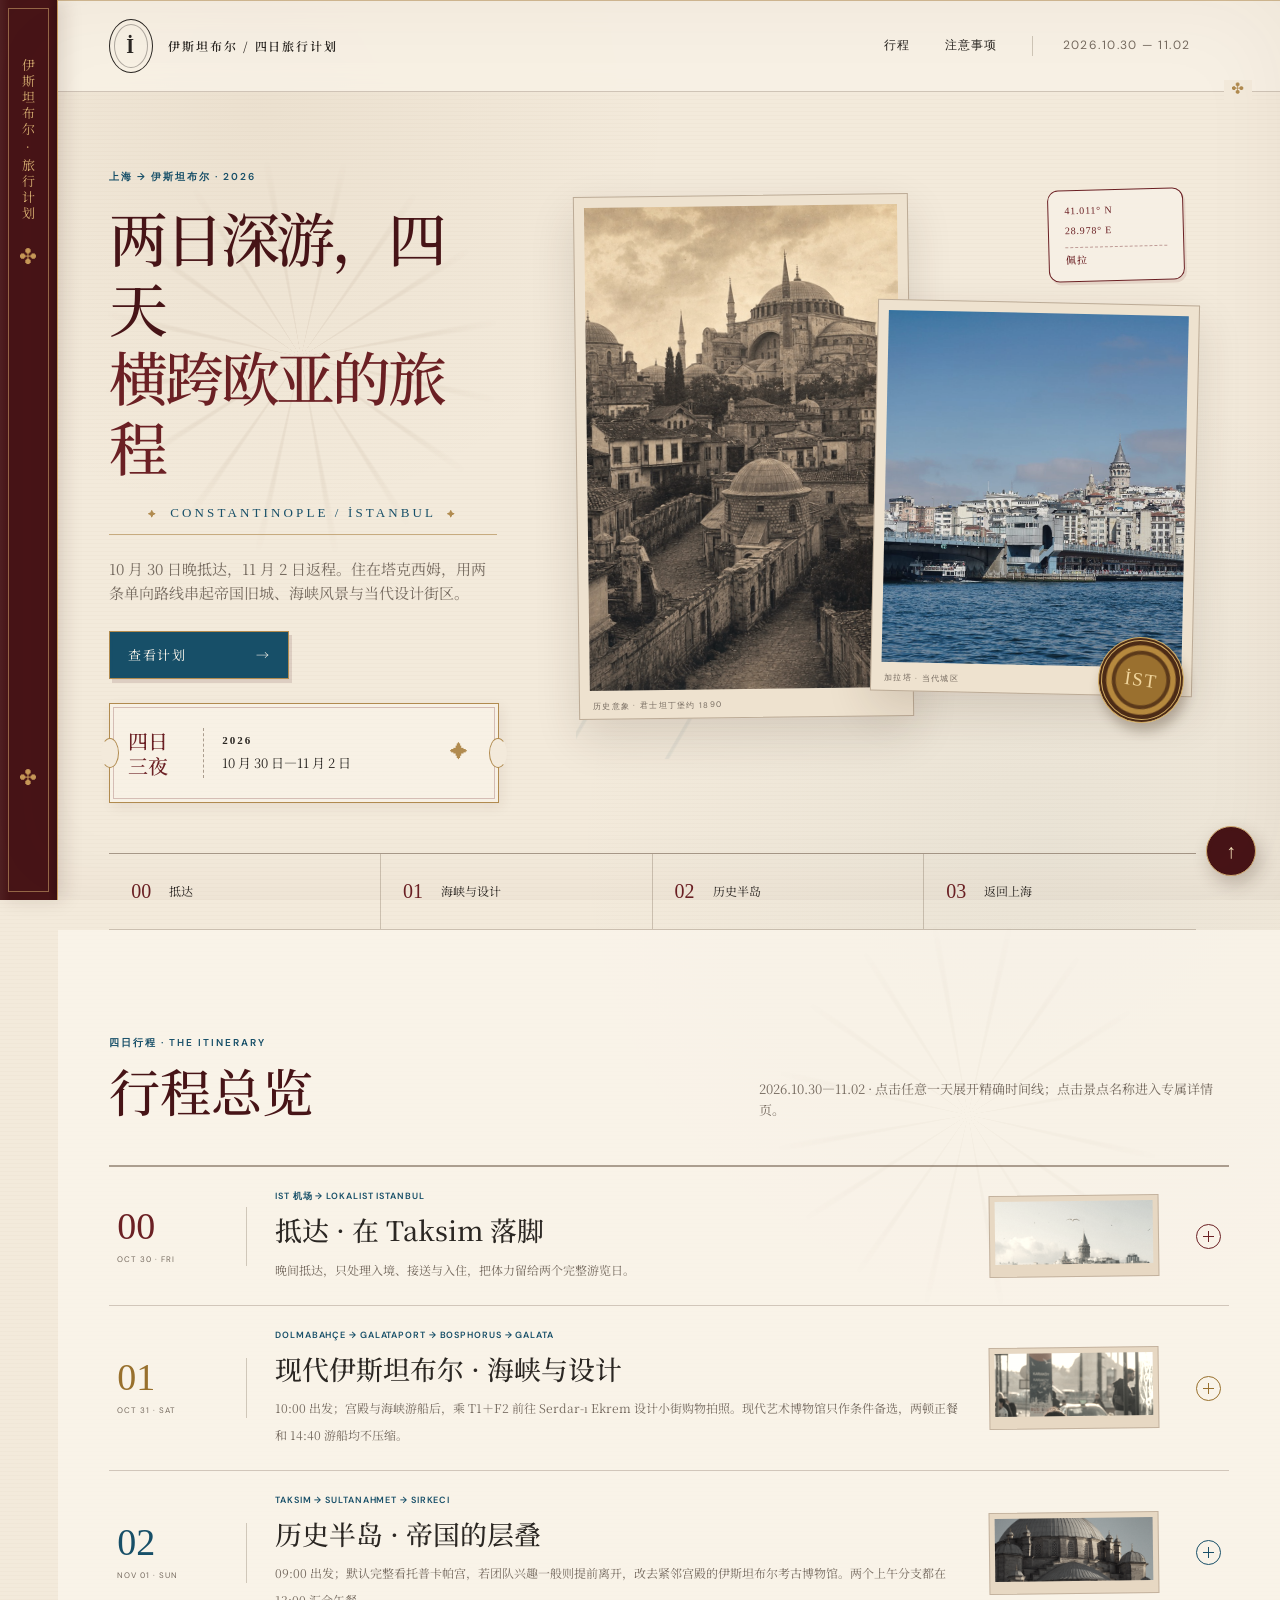
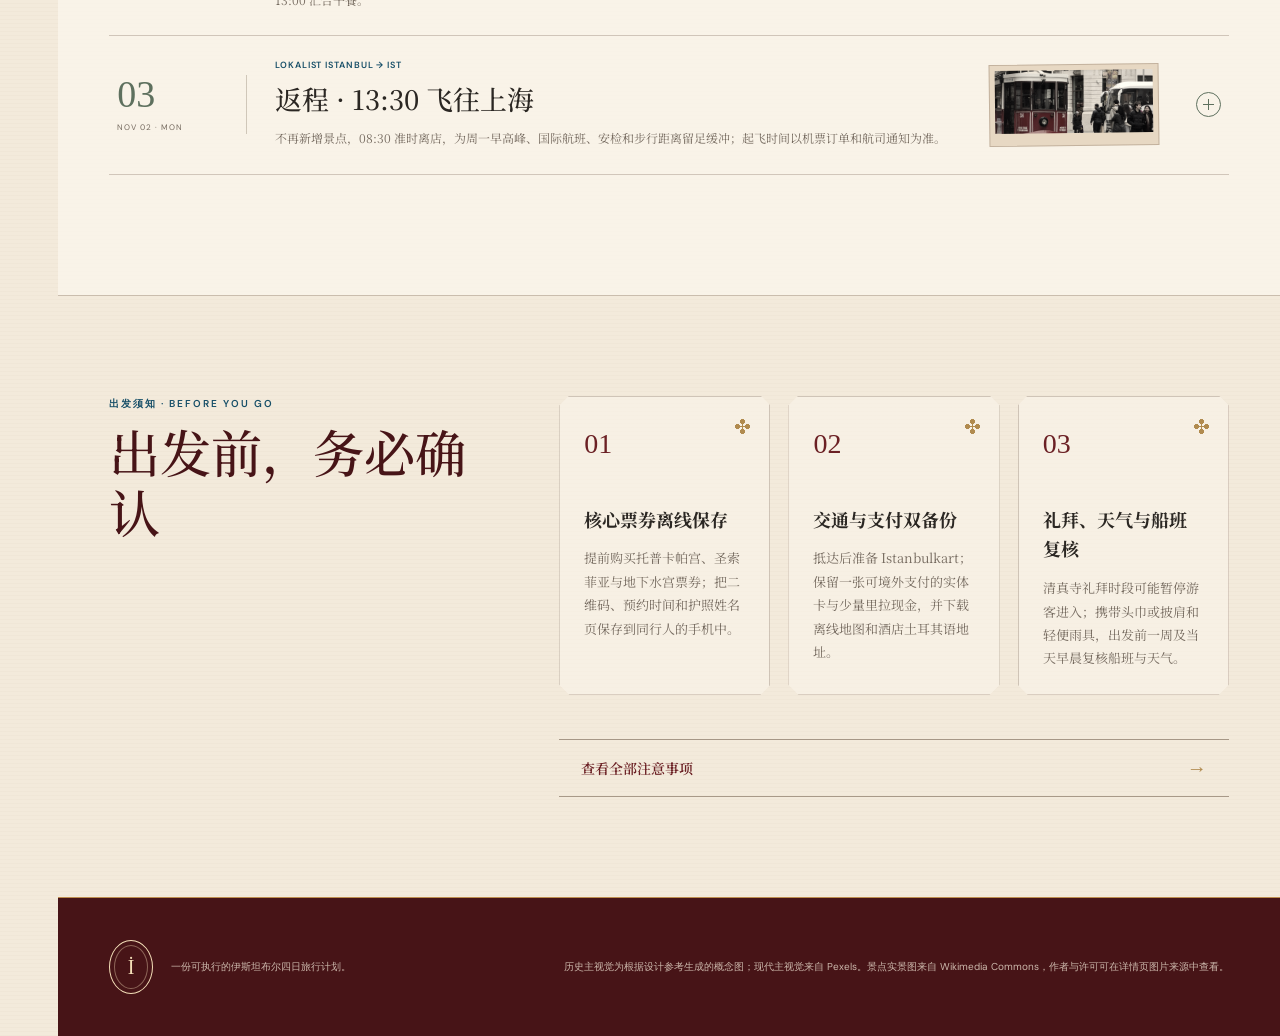
<file: index.html>
<!doctype html>
<html lang="zh-CN">
  <head>
    <meta charset="UTF-8" />
    <meta name="viewport" content="width=device-width, initial-scale=1.0" />
    <meta name="description" content="伊斯坦布尔四日旅行计划与景点指南：按天展开，查看景点费用、开放时间、拍照点与注意事项。" />
    <title>İstanbul · 四日旅行计划</title>
    <link rel="icon" href="assets/favicon.svg" type="image/svg+xml" />
    <link rel="preconnect" href="https://fonts.googleapis.com" />
    <link rel="preconnect" href="https://fonts.gstatic.com" crossorigin />
    <link href="https://fonts.googleapis.com/css2?family=DM+Sans:wght@400;500;600&family=Noto+Serif+SC:wght@400;500;600;700&display=swap" rel="stylesheet" />
    <link rel="stylesheet" href="styles.css?v=20260720-19" />
    <script src="data.js?v=20260723-1" defer></script>
    <script src="app.js?v=20260720-12" defer></script>
  </head>
  <body class="home-page" id="top">
    <div class="book-spine" aria-hidden="true">
      <span>伊斯坦布尔 · 旅行计划</span>
      <i></i>
    </div>
    <header class="site-header">
      <a class="brand" href="index.html" aria-label="返回首页">
        <span class="brand-mark">İ</span>
        <span>伊斯坦布尔 / 四日旅行计划</span>
      </a>
      <nav class="top-nav" aria-label="主要导航">
        <a href="#journey">行程</a>
        <a href="notes.html?v=20260721-5">注意事项</a>
        <span class="nav-date">2026.10.30 — 11.02</span>
      </nav>
    </header>

    <main>
      <section class="hero" aria-labelledby="hero-title">
        <div class="hero-copy">
          <p class="eyebrow">上海 → 伊斯坦布尔 · 2026</p>
          <h1 id="hero-title">两日深游，四天<br /><em>横跨欧亚的旅程</em></h1>
          <p class="hero-subtitle">CONSTANTINOPLE / İSTANBUL</p>
          <p class="hero-intro">
            10 月 30 日晚抵达，11 月 2 日返程。住在塔克西姆，用两条单向路线串起帝国旧城、海峡风景与当代设计街区。
          </p>
          <a class="primary-link" href="#journey">
            查看计划
            <span aria-hidden="true">→</span>
          </a>
          <div class="trip-ticket" aria-label="行程日期">
            <strong>四日<br />三夜</strong>
            <span><b>2026</b>10 月 30 日—11 月 2 日</span>
            <i aria-hidden="true">✦</i>
          </div>
        </div>
        <div class="hero-visual">
          <figure class="hero-photo hero-photo-history">
            <img src="assets/images/istanbul-1890-hero-v2.jpg" alt="十九世纪末奥斯曼时期圣索菲亚与旧城区的历史意象" />
            <figcaption>历史意象 · 君士坦丁堡约 1890</figcaption>
          </figure>
          <figure class="hero-photo hero-photo-modern">
            <img src="assets/images/galata-skyline.jpg" alt="从博斯普鲁斯海峡眺望加拉塔与现代伊斯坦布尔" />
            <figcaption>加拉塔 · 当代城区</figcaption>
          </figure>
          <div class="coordinate-stamp" aria-hidden="true">
            <span>41.011° N</span>
            <span>28.978° E</span>
            <b>佩拉</b>
          </div>
          <div class="hero-coin" aria-hidden="true">İST</div>
        </div>
        <nav class="hero-day-strip" aria-label="行程速览">
          <a href="#day-0"><b>00</b><span>抵达</span></a>
          <a href="#day-1"><b>01</b><span>海峡与设计</span></a>
          <a href="#day-2"><b>02</b><span>历史半岛</span></a>
          <a href="#day-3"><b>03</b><span>返回上海</span></a>
        </nav>
      </section>

      <section class="journey-section" id="journey" aria-labelledby="journey-title">
        <div class="section-heading">
          <div>
            <p class="eyebrow">四日行程 · THE ITINERARY</p>
            <h2 id="journey-title">行程总览</h2>
          </div>
          <p>2026.10.30—11.02 · 点击任意一天展开精确时间线；点击景点名称进入专属详情页。</p>
        </div>

        <div class="day-list" id="day-list"></div>
      </section>

      <section class="notes-section" id="notes">
        <div class="notes-title">
          <p class="eyebrow">出发须知 · BEFORE YOU GO</p>
          <h2>出发前，务必确认</h2>
        </div>
        <div class="notes-grid">
          <article>
            <span class="note-number">01</span>
            <h3>核心票券离线保存</h3>
            <p>提前购买托普卡帕宫、圣索菲亚与地下水宫票券；把二维码、预约时间和护照姓名页保存到同行人的手机中。</p>
          </article>
          <article>
            <span class="note-number">02</span>
            <h3>交通与支付双备份</h3>
            <p>抵达后准备 Istanbulkart；保留一张可境外支付的实体卡与少量里拉现金，并下载离线地图和酒店土耳其语地址。</p>
          </article>
          <article>
            <span class="note-number">03</span>
            <h3>礼拜、天气与船班复核</h3>
            <p>清真寺礼拜时段可能暂停游客进入；携带头巾或披肩和轻便雨具，出发前一周及当天早晨复核船班与天气。</p>
          </article>
        </div>
        <a class="notes-more" href="notes.html?v=20260721-5">
          <span>查看全部注意事项</span>
          <span aria-hidden="true">→</span>
        </a>
      </section>
    </main>

    <a class="back-to-top" href="#top" aria-label="返回页面顶部" title="返回顶部">
      <span aria-hidden="true">↑</span>
    </a>

    <footer class="site-footer">
      <div>
        <span class="brand-mark">İ</span>
        <p>一份可执行的伊斯坦布尔四日旅行计划。</p>
      </div>
      <p>历史主视觉为根据设计参考生成的概念图；现代主视觉来自 Pexels。景点实景图来自 Wikimedia Commons，作者与许可可在详情页图片来源中查看。</p>
    </footer>
  </body>
</html>
</file>
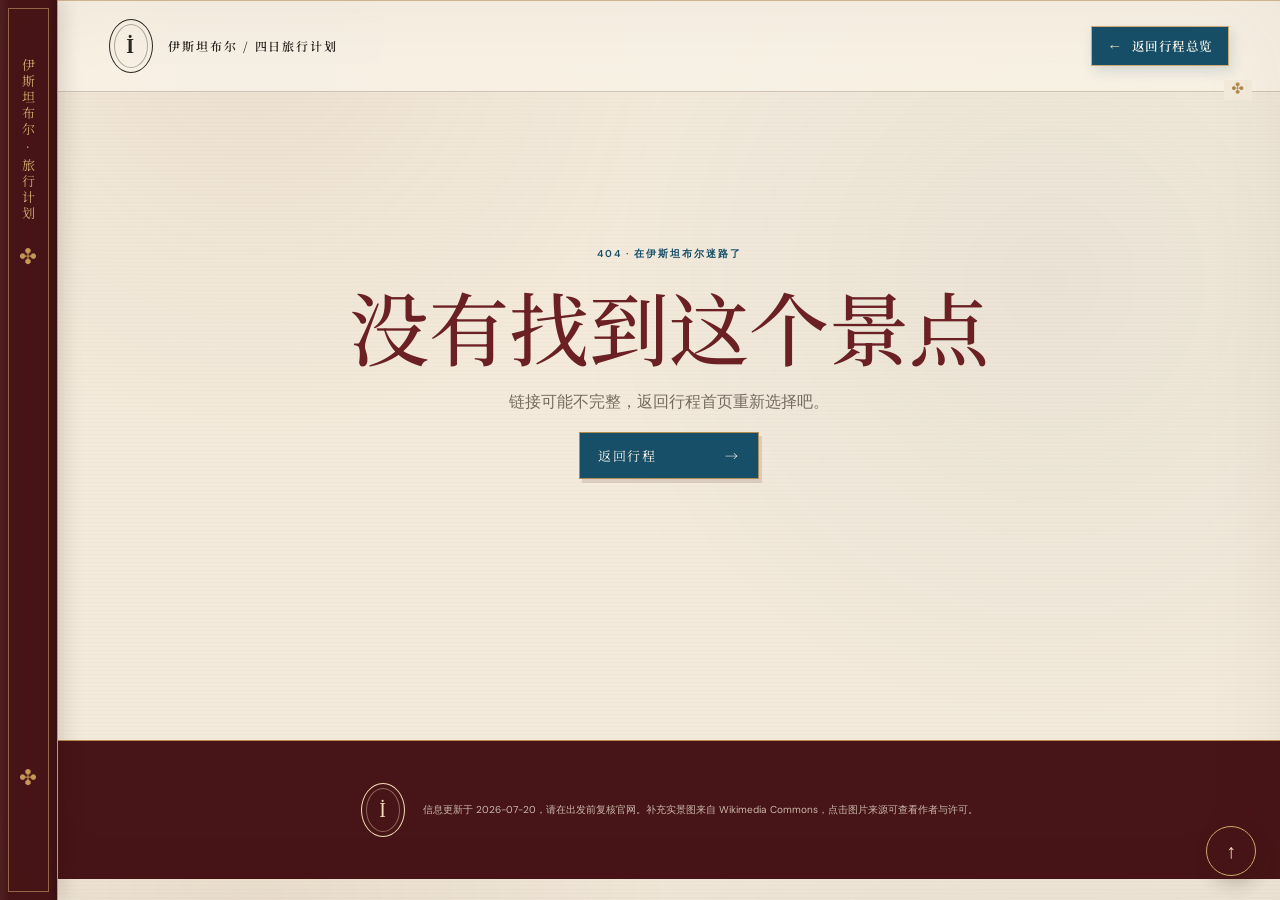
<file: attraction.html>
<!doctype html>
<html lang="zh-CN">
  <head>
    <meta charset="UTF-8" />
    <meta name="viewport" content="width=device-width, initial-scale=1.0" />
    <meta name="description" content="伊斯坦布尔景点详细旅行指南。" />
    <title>景点指南 · İstanbul</title>
    <link rel="icon" href="assets/favicon.svg" type="image/svg+xml" />
    <link rel="preconnect" href="https://fonts.googleapis.com" />
    <link rel="preconnect" href="https://fonts.gstatic.com" crossorigin />
    <link href="https://fonts.googleapis.com/css2?family=DM+Sans:wght@400;500;600&family=Noto+Serif+SC:wght@400;500;600;700&display=swap" rel="stylesheet" />
    <link rel="stylesheet" href="styles.css?v=20260720-19" />
    <script src="data.js?v=20260723-1" defer></script>
    <script src="attraction.js?v=20260720-11" defer></script>
  </head>
  <body class="detail-page" id="top">
    <div class="book-spine" aria-hidden="true">
      <span>伊斯坦布尔 · 旅行计划</span>
      <i></i>
    </div>
    <header class="site-header detail-header">
      <a class="brand" href="index.html">
        <span class="brand-mark">İ</span>
        <span>伊斯坦布尔 / 四日旅行计划</span>
      </a>
      <a class="back-link" href="index.html#journey"><span aria-hidden="true">←</span> 返回行程总览</a>
    </header>
    <main id="attraction-root" aria-live="polite"></main>
    <a class="back-to-top" href="#top" aria-label="返回页面顶部" title="返回顶部">
      <span aria-hidden="true">↑</span>
    </a>
    <footer class="site-footer compact-footer">
      <div>
        <span class="brand-mark">İ</span>
        <p>信息更新于 2026-07-20，请在出发前复核官网。补充实景图来自 Wikimedia Commons，点击图片来源可查看作者与许可。</p>
      </div>
    </footer>
  </body>
</html>
</file>
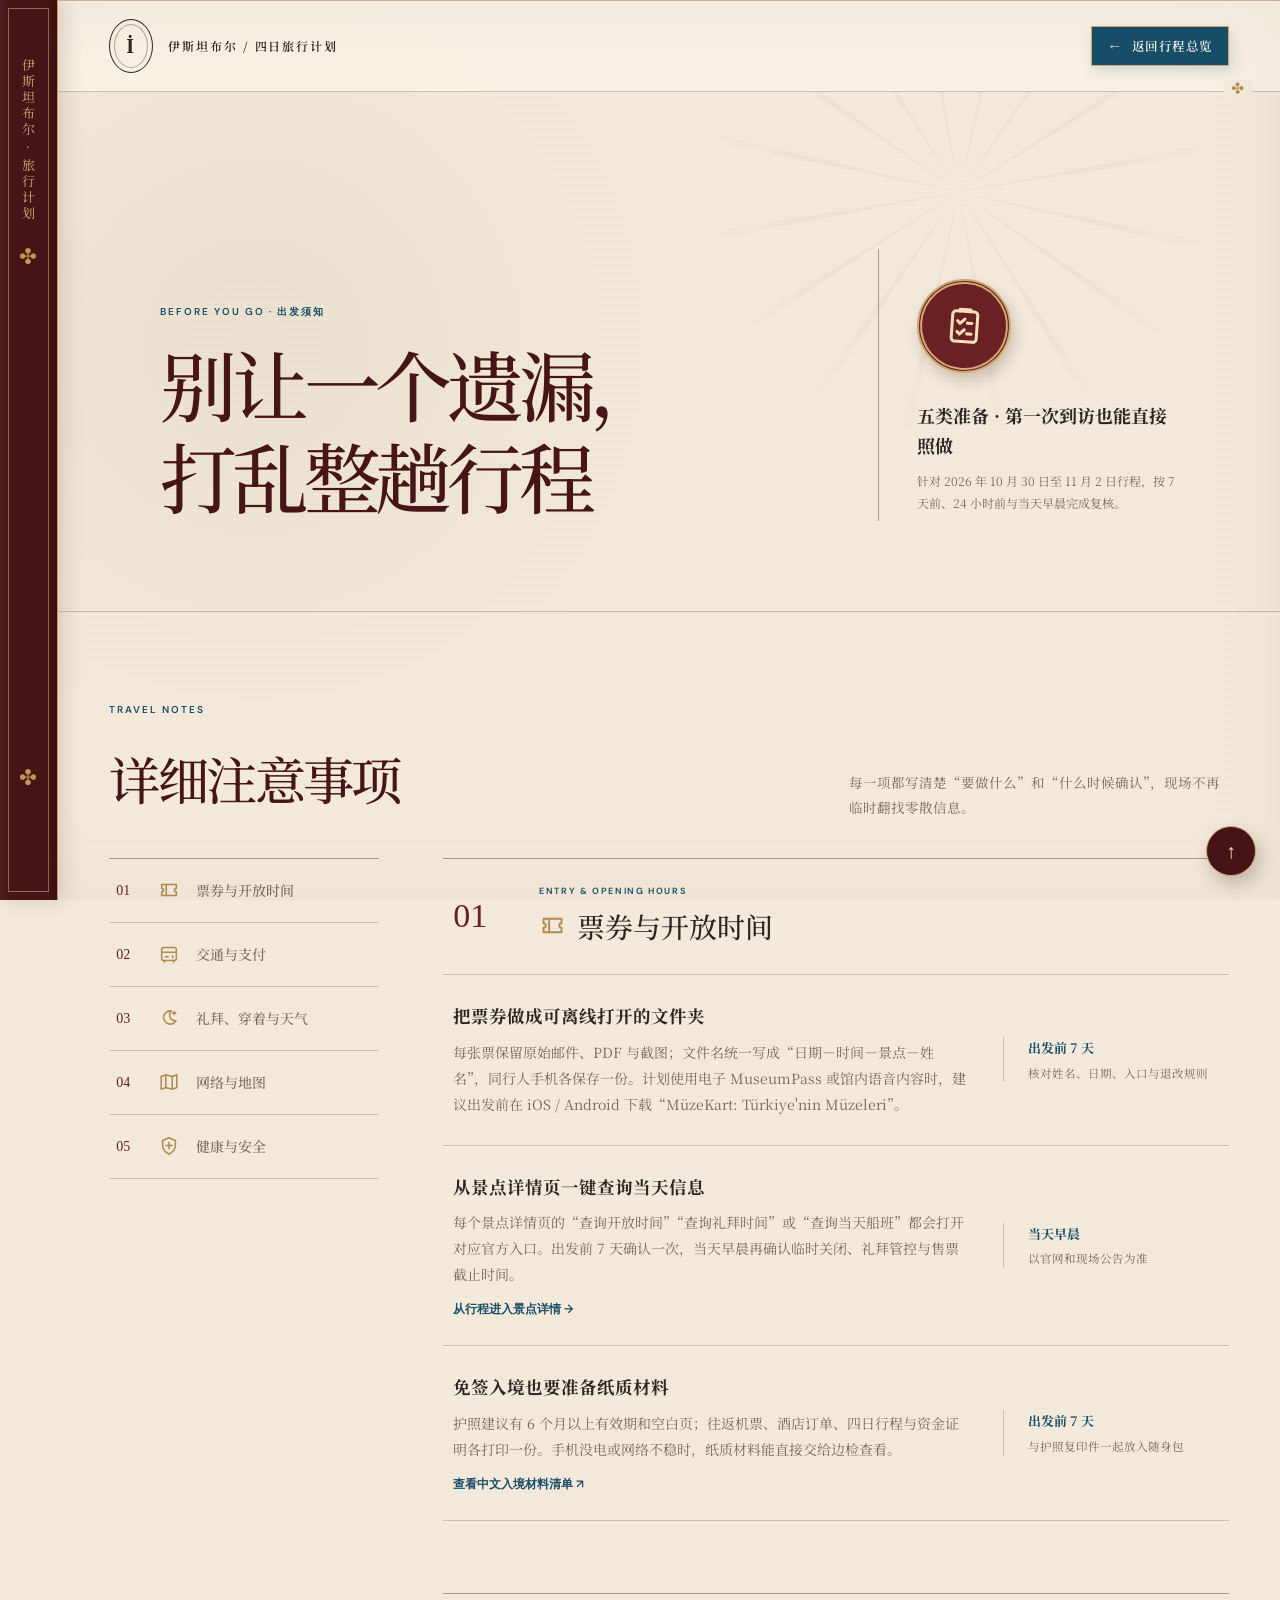
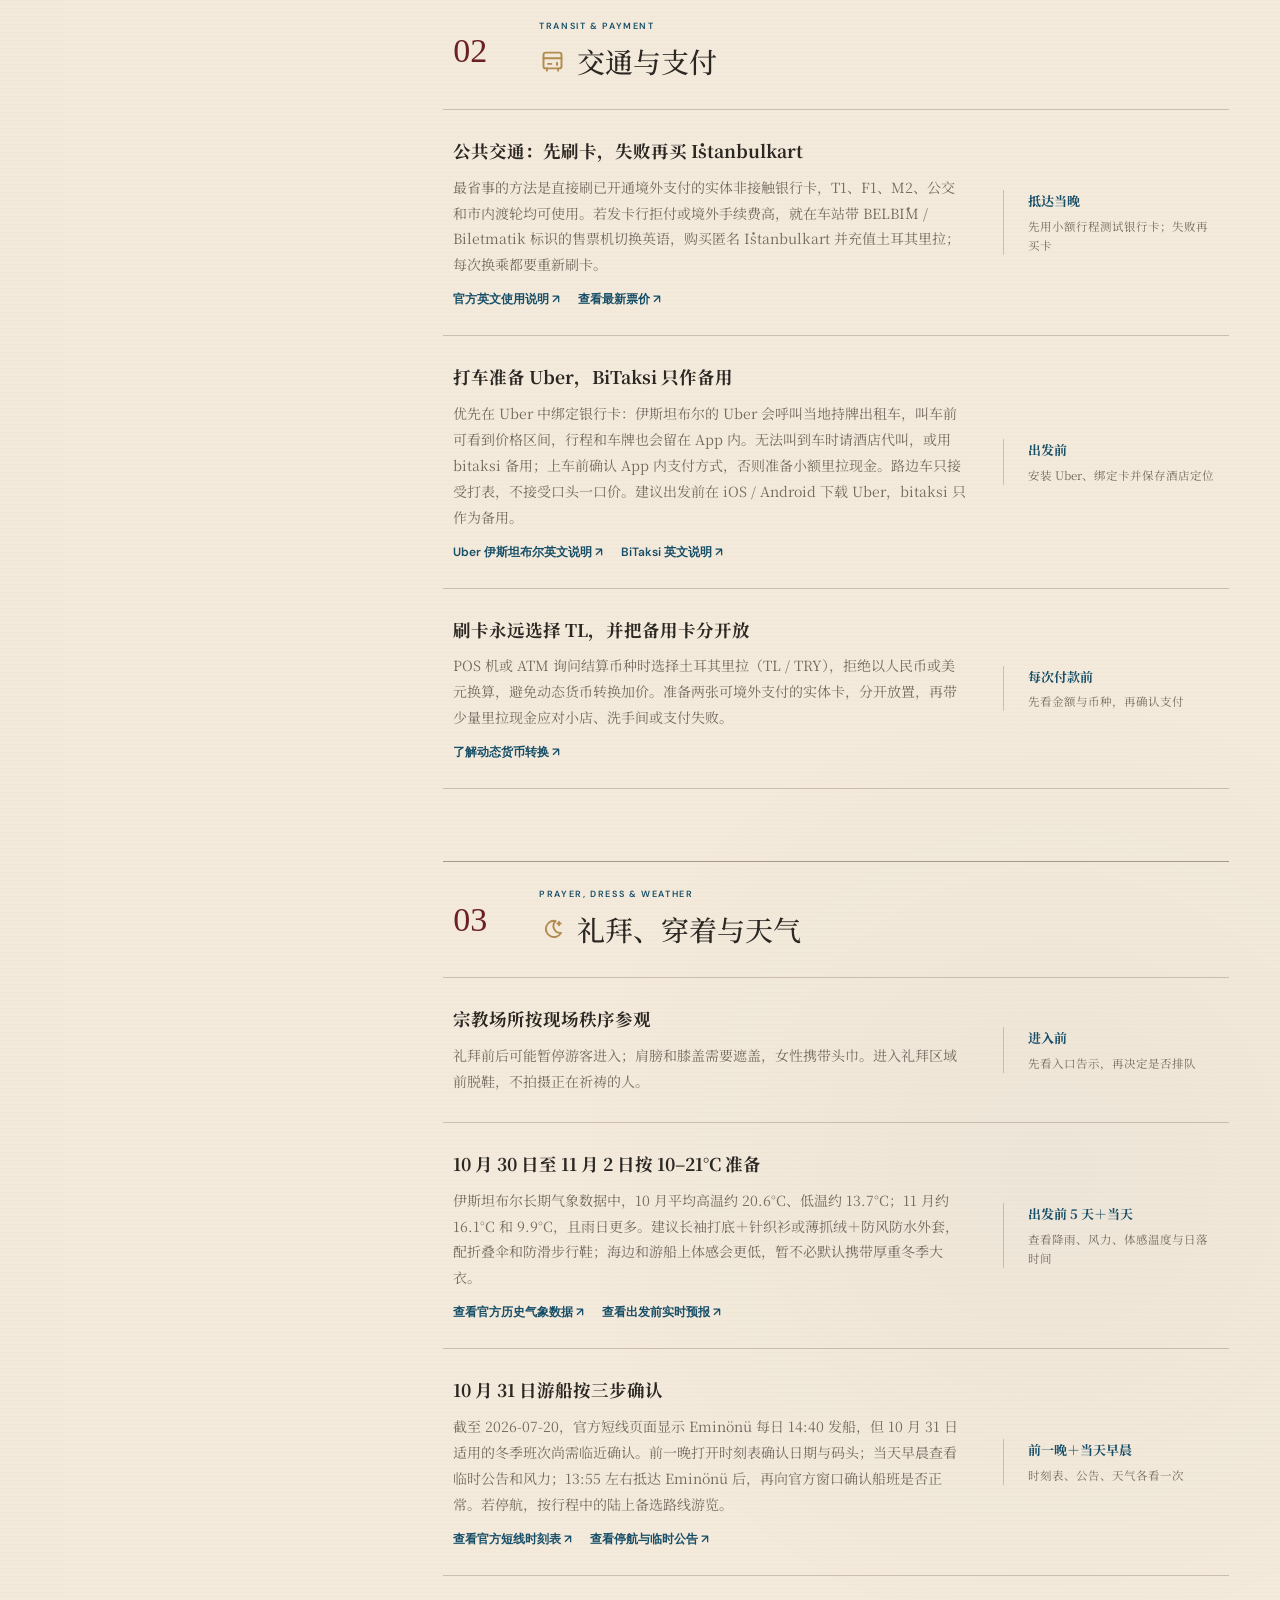
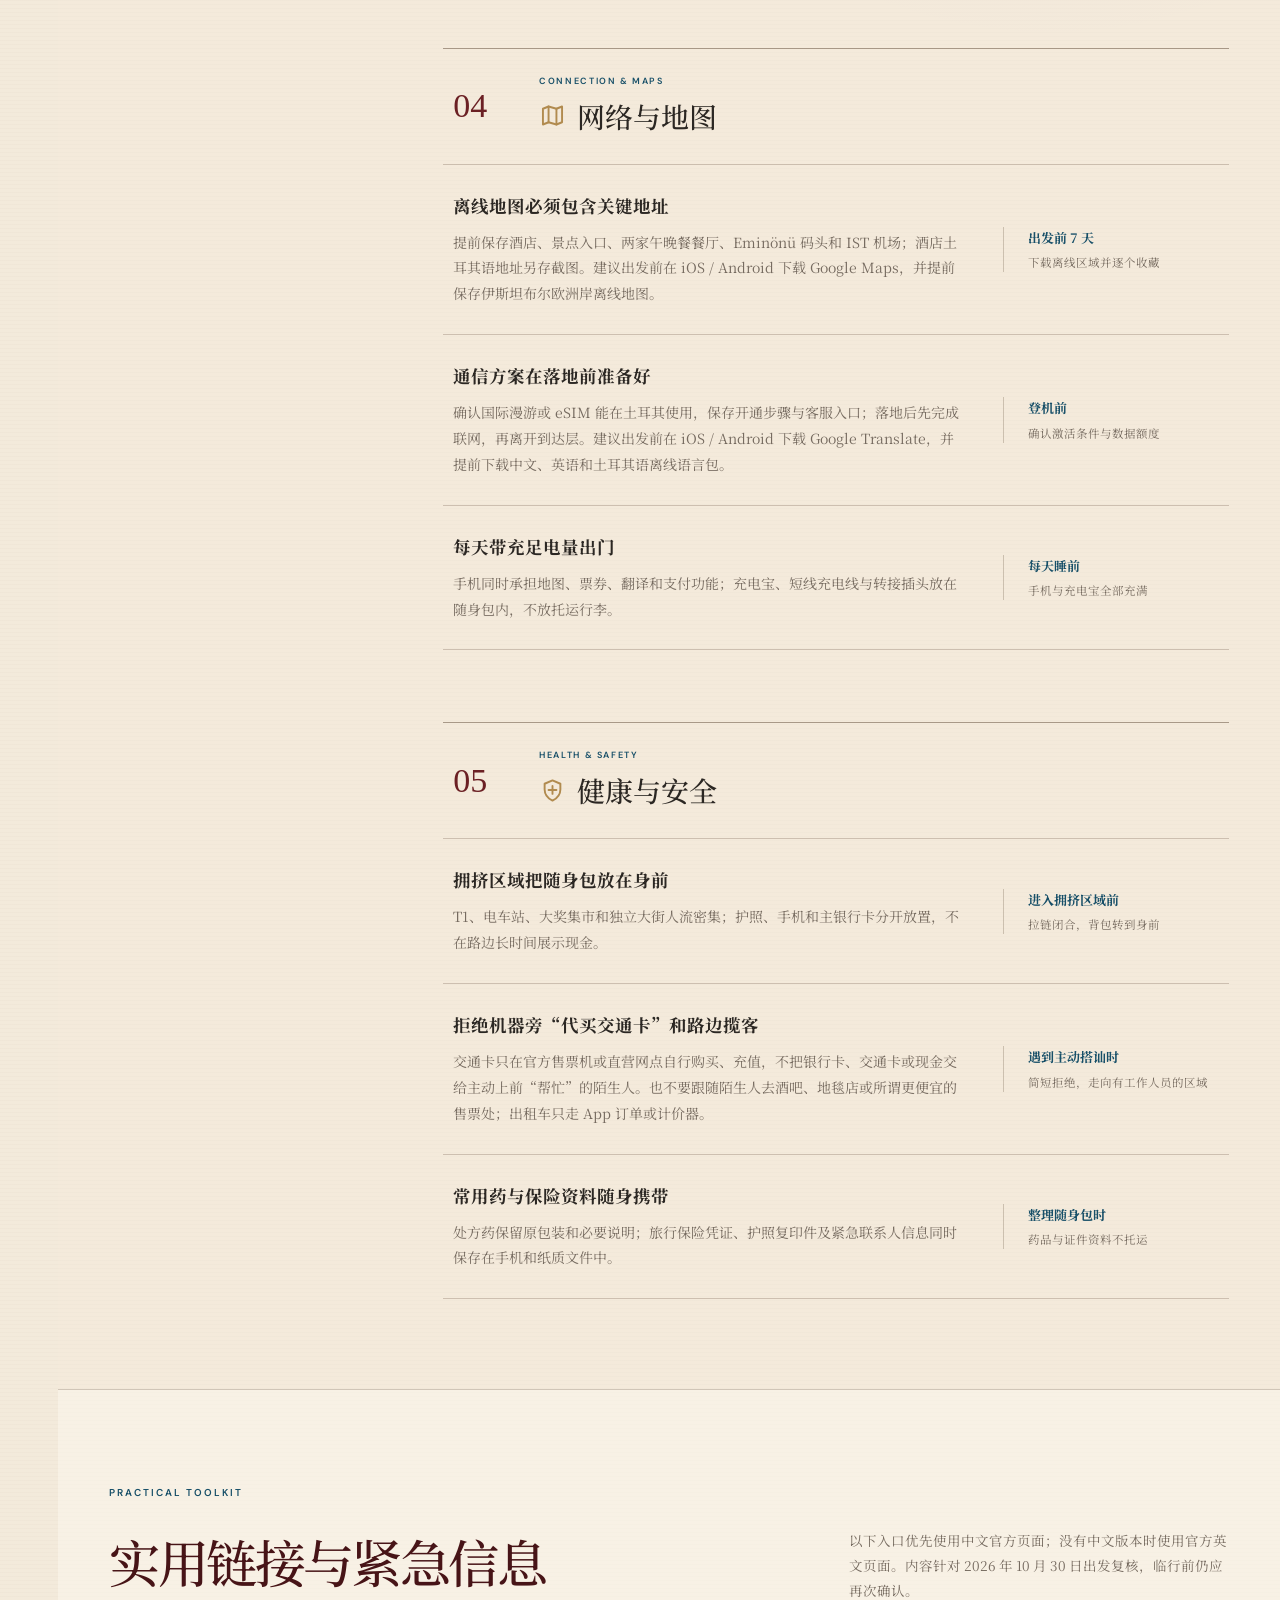
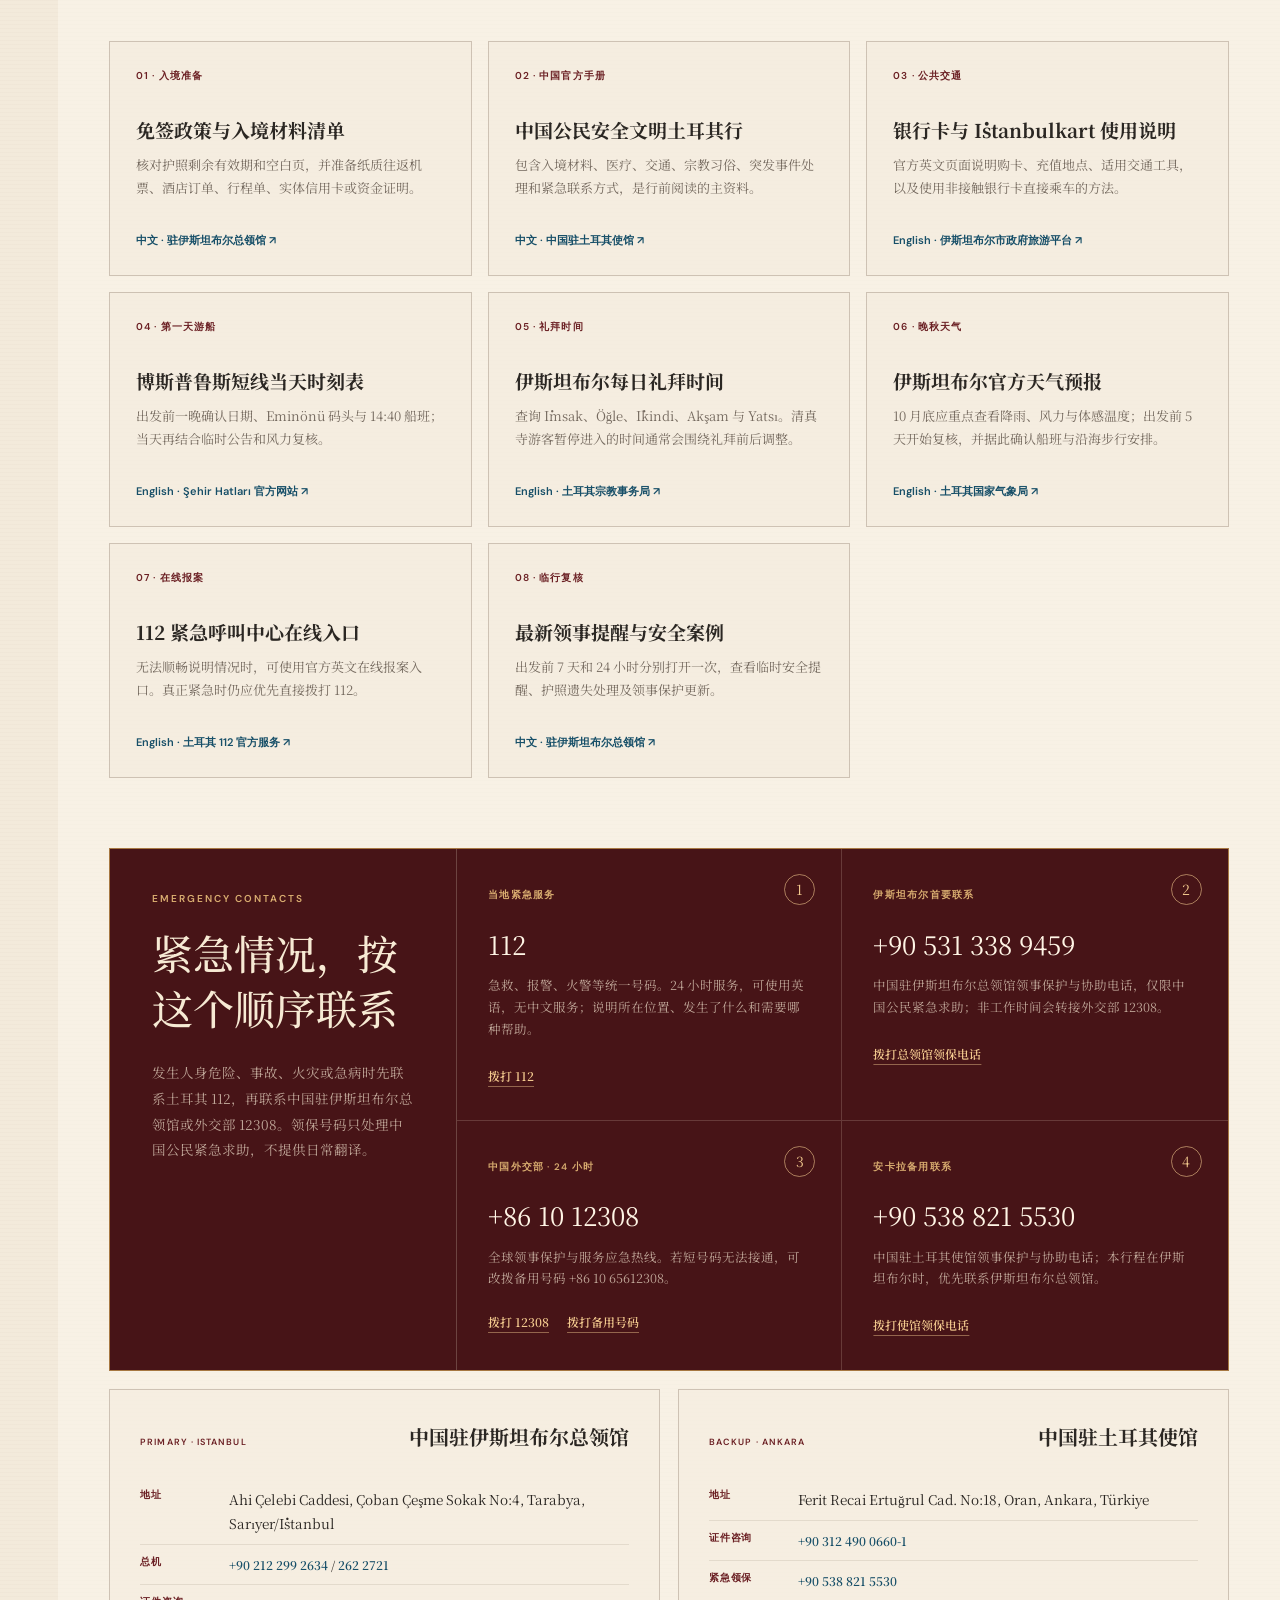
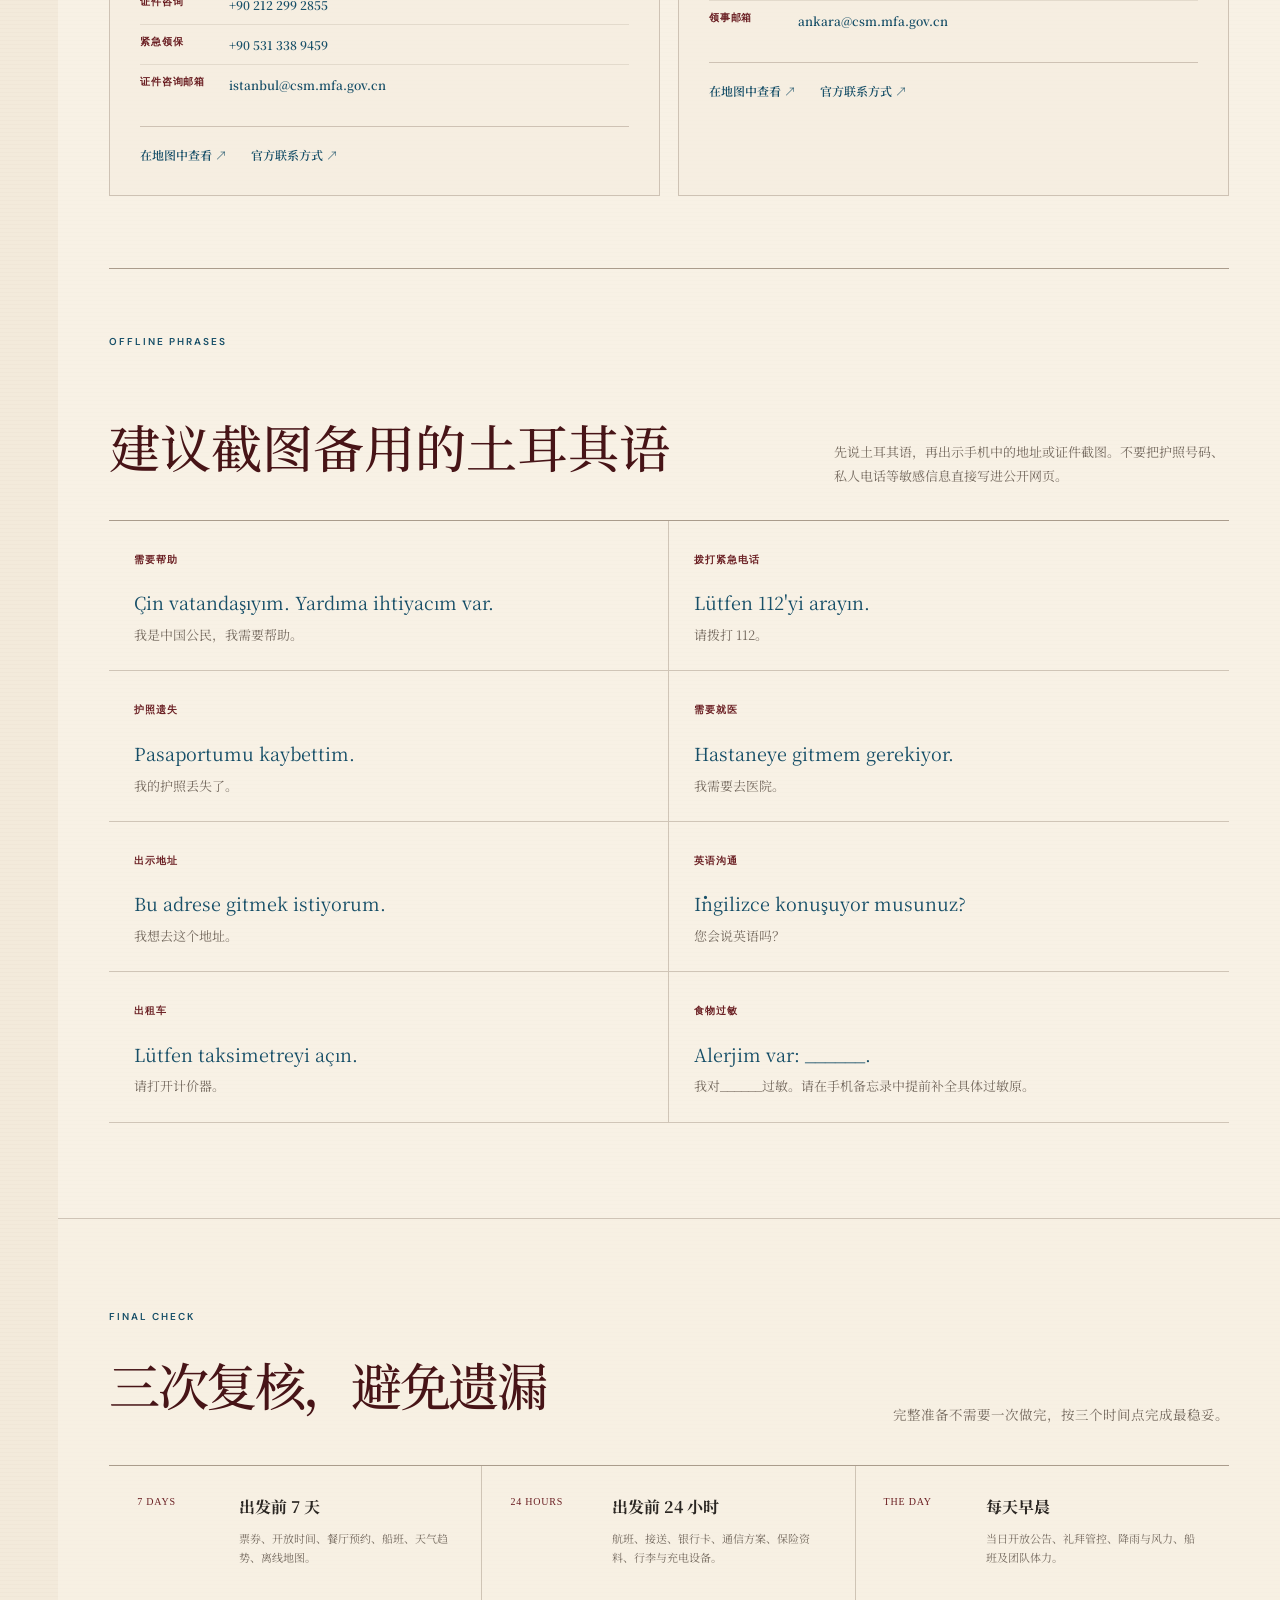
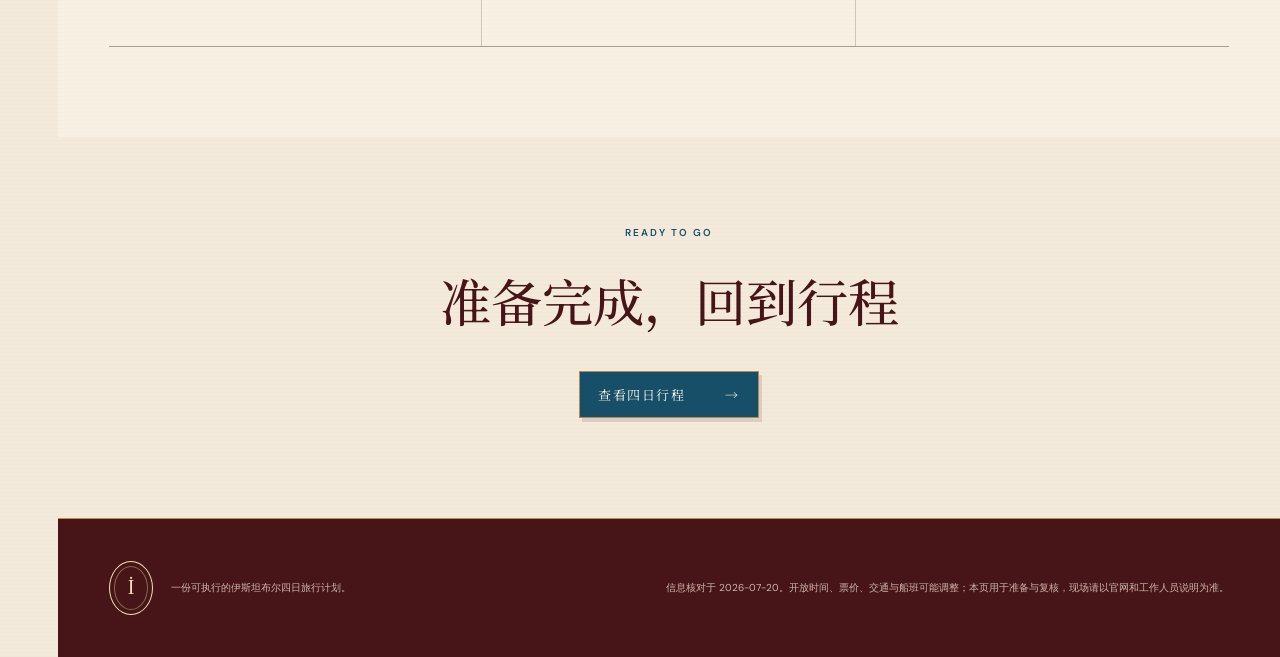
<file: notes.html>
<!doctype html>
<html lang="zh-CN">
  <head>
    <meta charset="UTF-8" />
    <meta name="viewport" content="width=device-width, initial-scale=1.0" />
    <meta name="description" content="伊斯坦布尔四日旅行计划的完整注意事项：票券、交通、支付、礼拜、天气、网络与安全准备。" />
    <title>旅行注意事项 · İstanbul 四日旅行计划</title>
    <link rel="icon" href="assets/favicon.svg" type="image/svg+xml" />
    <link rel="preconnect" href="https://fonts.googleapis.com" />
    <link rel="preconnect" href="https://fonts.gstatic.com" crossorigin />
    <link href="https://fonts.googleapis.com/css2?family=DM+Sans:wght@400;500;600&family=Noto+Serif+SC:wght@400;500;600;700&display=swap" rel="stylesheet" />
    <link rel="stylesheet" href="styles.css?v=20260720-19" />
  </head>
  <body class="notes-page" id="top">
    <svg class="icon-sprite" aria-hidden="true">
      <symbol id="icon-checklist" viewBox="0 0 24 24">
        <rect x="5" y="3.5" width="14" height="17" rx="2"></rect>
        <path d="M9 3.5V2.5h6v1M8 9l1.4 1.4L12 7.8M13.5 10H16M8 15l1.4 1.4L12 13.8M13.5 16H16"></path>
      </symbol>
      <symbol id="icon-ticket" viewBox="0 0 24 24">
        <path d="M4 6h16v4a2 2 0 0 0 0 4v4H4v-4a2 2 0 0 0 0-4V6Z"></path>
        <path d="M9 6v12"></path>
      </symbol>
      <symbol id="icon-transit" viewBox="0 0 24 24">
        <rect x="4" y="5" width="16" height="14" rx="2"></rect>
        <path d="M4 10h16M8 15h3M16 14v2M7 19v2M17 19v2"></path>
      </symbol>
      <symbol id="icon-prayer" viewBox="0 0 24 24">
        <path d="M14.7 4.4A7.2 7.2 0 1 0 19.6 15 6.2 6.2 0 0 1 14.7 4.4Z"></path>
        <path d="M17.8 5.2v3M16.3 6.7h3"></path>
      </symbol>
      <symbol id="icon-map" viewBox="0 0 24 24">
        <path d="m3.5 6 5-2 7 2 5-2v14l-5 2-7-2-5 2V6Z"></path>
        <path d="M8.5 4v14M15.5 6v14"></path>
      </symbol>
      <symbol id="icon-safety" viewBox="0 0 24 24">
        <path d="M12 3 19 6v5c0 4.5-2.7 7.8-7 10-4.3-2.2-7-5.5-7-10V6l7-3Z"></path>
        <path d="M12 8v7M8.5 11.5h7"></path>
      </symbol>
      <symbol id="icon-luggage" viewBox="0 0 24 24">
        <rect x="5" y="6" width="14" height="14" rx="2"></rect>
        <path d="M9 6V4h6v2M9 10v6M15 10v6M8 22h.01M16 22h.01"></path>
      </symbol>
    </svg>

    <div class="book-spine" aria-hidden="true">
      <span>伊斯坦布尔 · 旅行计划</span>
      <i></i>
    </div>

    <header class="site-header">
      <a class="brand" href="index.html" aria-label="返回首页">
        <span class="brand-mark">İ</span>
        <span>伊斯坦布尔 / 四日旅行计划</span>
      </a>
      <a class="back-link" href="index.html#notes">
        <span aria-hidden="true">←</span>
        返回行程总览
      </a>
    </header>

    <main>
      <section class="notes-hero" aria-labelledby="notes-page-title">
        <div class="notes-hero-copy">
          <p class="eyebrow">BEFORE YOU GO · 出发须知</p>
          <h1 id="notes-page-title">别让一个遗漏，<br />打乱整趟行程</h1>
        </div>
        <div class="notes-hero-summary">
          <div class="notes-page-seal" aria-hidden="true">
            <svg><use href="#icon-checklist"></use></svg>
          </div>
          <strong>五类准备 · 第一次到访也能直接照做</strong>
          <p>针对 2026 年 10 月 30 日至 11 月 2 日行程，按 7 天前、24 小时前与当天早晨完成复核。</p>
        </div>
      </section>

      <section class="notes-guide" aria-labelledby="guide-title">
        <div class="notes-section-heading">
          <div>
            <p class="eyebrow">TRAVEL NOTES</p>
            <h2 id="guide-title">详细注意事项</h2>
          </div>
          <p>每一项都写清楚“要做什么”和“什么时候确认”，现场不再临时翻找零散信息。</p>
        </div>

        <div class="notes-guide-layout">
          <nav class="notes-toc" aria-label="注意事项分类">
            <a href="#tickets"><span>01</span><svg aria-hidden="true"><use href="#icon-ticket"></use></svg><b>票券与开放时间</b></a>
            <a href="#transport"><span>02</span><svg aria-hidden="true"><use href="#icon-transit"></use></svg><b>交通与支付</b></a>
            <a href="#religion"><span>03</span><svg aria-hidden="true"><use href="#icon-prayer"></use></svg><b>礼拜、穿着与天气</b></a>
            <a href="#network"><span>04</span><svg aria-hidden="true"><use href="#icon-map"></use></svg><b>网络与地图</b></a>
            <a href="#safety"><span>05</span><svg aria-hidden="true"><use href="#icon-safety"></use></svg><b>健康与安全</b></a>
          </nav>

          <div class="notes-chapters">
            <section class="notes-chapter" id="tickets">
              <header>
                <span>01</span>
                <div>
                  <p>ENTRY &amp; OPENING HOURS</p>
                  <h2><svg aria-hidden="true"><use href="#icon-ticket"></use></svg>票券与开放时间</h2>
                </div>
              </header>
              <article>
                <div>
                  <h3>把票券做成可离线打开的文件夹</h3>
                  <p>每张票保留原始邮件、PDF 与截图；文件名统一写成“日期－时间－景点－姓名”，同行人手机各保存一份。计划使用电子 MuseumPass 或馆内语音内容时，建议出发前在 iOS / Android 下载“MüzeKart: Türkiye'nin Müzeleri”。</p>
                </div>
                <aside><strong>出发前 7 天</strong><span>核对姓名、日期、入口与退改规则</span></aside>
              </article>
              <article>
                <div>
                  <h3>从景点详情页一键查询当天信息</h3>
                  <p>每个景点详情页的“查询开放时间”“查询礼拜时间”或“查询当天船班”都会打开对应官方入口。出发前 7 天确认一次，当天早晨再确认临时关闭、礼拜管控与售票截止时间。</p>
                  <div class="notes-inline-links">
                    <a href="index.html#journey">从行程进入景点详情 →</a>
                  </div>
                </div>
                <aside><strong>当天早晨</strong><span>以官网和现场公告为准</span></aside>
              </article>
              <article>
                <div>
                  <h3>免签入境也要准备纸质材料</h3>
                  <p>护照建议有 6 个月以上有效期和空白页；往返机票、酒店订单、四日行程与资金证明各打印一份。手机没电或网络不稳时，纸质材料能直接交给边检查看。</p>
                  <div class="notes-inline-links">
                    <a href="https://istanbul.china-consulate.gov.cn/lsfw/lsbh/202601/t20260112_11810960.htm" target="_blank" rel="noopener noreferrer">查看中文入境材料清单 ↗</a>
                  </div>
                </div>
                <aside><strong>出发前 7 天</strong><span>与护照复印件一起放入随身包</span></aside>
              </article>
            </section>

            <section class="notes-chapter" id="transport">
              <header>
                <span>02</span>
                <div>
                  <p>TRANSIT &amp; PAYMENT</p>
                  <h2><svg aria-hidden="true"><use href="#icon-transit"></use></svg>交通与支付</h2>
                </div>
              </header>
              <article>
                <div>
                  <h3>公共交通：先刷卡，失败再买 İstanbulkart</h3>
                  <p>最省事的方法是直接刷已开通境外支付的实体非接触银行卡，T1、F1、M2、公交和市内渡轮均可使用。若发卡行拒付或境外手续费高，就在车站带 BELBİM / Biletmatik 标识的售票机切换英语，购买匿名 İstanbulkart 并充值土耳其里拉；每次换乘都要重新刷卡。</p>
                  <div class="notes-inline-links">
                    <a href="https://visit.istanbul/istanbul-card" target="_blank" rel="noopener noreferrer">官方英文使用说明 ↗</a>
                    <a href="https://www.metro.istanbul/en/SeferDurumlari/BiletUcretleri" target="_blank" rel="noopener noreferrer">查看最新票价 ↗</a>
                  </div>
                </div>
                <aside><strong>抵达当晚</strong><span>先用小额行程测试银行卡；失败再买卡</span></aside>
              </article>
              <article>
                <div>
                  <h3>打车准备 Uber，BiTaksi 只作备用</h3>
                  <p>优先在 Uber 中绑定银行卡：伊斯坦布尔的 Uber 会呼叫当地持牌出租车，叫车前可看到价格区间，行程和车牌也会留在 App 内。无法叫到车时请酒店代叫，或用 bitaksi 备用；上车前确认 App 内支付方式，否则准备小额里拉现金。路边车只接受打表，不接受口头一口价。建议出发前在 iOS / Android 下载 Uber，bitaksi 只作为备用。</p>
                  <div class="notes-inline-links">
                    <a href="https://www.uber.com/tr/en/r/cities/taxi/istanbul-istanbul-tr/" target="_blank" rel="noopener noreferrer">Uber 伊斯坦布尔英文说明 ↗</a>
                    <a href="https://bitaksi.com/en/terms-of-use" target="_blank" rel="noopener noreferrer">BiTaksi 英文说明 ↗</a>
                  </div>
                </div>
                <aside><strong>出发前</strong><span>安装 Uber、绑定卡并保存酒店定位</span></aside>
              </article>
              <article>
                <div>
                  <h3>刷卡永远选择 TL，并把备用卡分开放</h3>
                  <p>POS 机或 ATM 询问结算币种时选择土耳其里拉（TL / TRY），拒绝以人民币或美元换算，避免动态货币转换加价。准备两张可境外支付的实体卡，分开放置，再带少量里拉现金应对小店、洗手间或支付失败。</p>
                  <div class="notes-inline-links">
                    <a href="https://www.visa.com/en-us/personal/travel/dynamic-currency-conversion" target="_blank" rel="noopener noreferrer">了解动态货币转换 ↗</a>
                  </div>
                </div>
                <aside><strong>每次付款前</strong><span>先看金额与币种，再确认支付</span></aside>
              </article>
            </section>

            <section class="notes-chapter" id="religion">
              <header>
                <span>03</span>
                <div>
                  <p>PRAYER, DRESS &amp; WEATHER</p>
                  <h2><svg aria-hidden="true"><use href="#icon-prayer"></use></svg>礼拜、穿着与天气</h2>
                </div>
              </header>
              <article>
                <div>
                  <h3>宗教场所按现场秩序参观</h3>
                  <p>礼拜前后可能暂停游客进入；肩膀和膝盖需要遮盖，女性携带头巾。进入礼拜区域前脱鞋，不拍摄正在祈祷的人。</p>
                </div>
                <aside><strong>进入前</strong><span>先看入口告示，再决定是否排队</span></aside>
              </article>
              <article>
                <div>
                  <h3>10 月 30 日至 11 月 2 日按 10–21°C 准备</h3>
                  <p>伊斯坦布尔长期气象数据中，10 月平均高温约 20.6°C、低温约 13.7°C；11 月约 16.1°C 和 9.9°C，且雨日更多。建议长袖打底＋针织衫或薄抓绒＋防风防水外套，配折叠伞和防滑步行鞋；海边和游船上体感会更低，暂不必默认携带厚重冬季大衣。</p>
                  <div class="notes-inline-links">
                    <a href="https://www.mgm.gov.tr/VERIDEGERLENDIRME/il-ve-ilceler-istatistik.aspx?m=ISTANBUL" target="_blank" rel="noopener noreferrer">查看官方历史气象数据 ↗</a>
                    <a href="https://mgm.gov.tr/eng/forecast-cities.aspx?m=istanbul" target="_blank" rel="noopener noreferrer">查看出发前实时预报 ↗</a>
                  </div>
                </div>
                <aside><strong>出发前 5 天＋当天</strong><span>查看降雨、风力、体感温度与日落时间</span></aside>
              </article>
              <article>
                <div>
                  <h3>10 月 31 日游船按三步确认</h3>
                  <p>截至 2026-07-20，官方短线页面显示 Eminönü 每日 14:40 发船，但 10 月 31 日适用的冬季班次尚需临近确认。前一晚打开时刻表确认日期与码头；当天早晨查看临时公告和风力；13:55 左右抵达 Eminönü 后，再向官方窗口确认船班是否正常。若停航，按行程中的陆上备选路线游览。</p>
                  <div class="notes-inline-links">
                    <a href="https://sehirhatlari.istanbul/en/timetables/bosphorus-tours/short-bosphorus-tour-181" target="_blank" rel="noopener noreferrer">查看官方短线时刻表 ↗</a>
                    <a href="https://sehirhatlari.istanbul/en/announcements" target="_blank" rel="noopener noreferrer">查看停航与临时公告 ↗</a>
                  </div>
                </div>
                <aside><strong>前一晚＋当天早晨</strong><span>时刻表、公告、天气各看一次</span></aside>
              </article>
            </section>

            <section class="notes-chapter" id="network">
              <header>
                <span>04</span>
                <div>
                  <p>CONNECTION &amp; MAPS</p>
                  <h2><svg aria-hidden="true"><use href="#icon-map"></use></svg>网络与地图</h2>
                </div>
              </header>
              <article>
                <div>
                  <h3>离线地图必须包含关键地址</h3>
                  <p>提前保存酒店、景点入口、两家午晚餐餐厅、Eminönü 码头和 IST 机场；酒店土耳其语地址另存截图。建议出发前在 iOS / Android 下载 Google Maps，并提前保存伊斯坦布尔欧洲岸离线地图。</p>
                </div>
                <aside><strong>出发前 7 天</strong><span>下载离线区域并逐个收藏</span></aside>
              </article>
              <article>
                <div>
                  <h3>通信方案在落地前准备好</h3>
                  <p>确认国际漫游或 eSIM 能在土耳其使用，保存开通步骤与客服入口；落地后先完成联网，再离开到达层。建议出发前在 iOS / Android 下载 Google Translate，并提前下载中文、英语和土耳其语离线语言包。</p>
                </div>
                <aside><strong>登机前</strong><span>确认激活条件与数据额度</span></aside>
              </article>
              <article>
                <div>
                  <h3>每天带充足电量出门</h3>
                  <p>手机同时承担地图、票券、翻译和支付功能；充电宝、短线充电线与转接插头放在随身包内，不放托运行李。</p>
                </div>
                <aside><strong>每天睡前</strong><span>手机与充电宝全部充满</span></aside>
              </article>
            </section>

            <section class="notes-chapter" id="safety">
              <header>
                <span>05</span>
                <div>
                  <p>HEALTH &amp; SAFETY</p>
                  <h2><svg aria-hidden="true"><use href="#icon-safety"></use></svg>健康与安全</h2>
                </div>
              </header>
              <article>
                <div>
                  <h3>拥挤区域把随身包放在身前</h3>
                  <p>T1、电车站、大奖集市和独立大街人流密集；护照、手机和主银行卡分开放置，不在路边长时间展示现金。</p>
                </div>
                <aside><strong>进入拥挤区域前</strong><span>拉链闭合，背包转到身前</span></aside>
              </article>
              <article>
                <div>
                  <h3>拒绝机器旁“代买交通卡”和路边揽客</h3>
                  <p>交通卡只在官方售票机或直营网点自行购买、充值，不把银行卡、交通卡或现金交给主动上前“帮忙”的陌生人。也不要跟随陌生人去酒吧、地毯店或所谓更便宜的售票处；出租车只走 App 订单或计价器。</p>
                </div>
                <aside><strong>遇到主动搭讪时</strong><span>简短拒绝，走向有工作人员的区域</span></aside>
              </article>
              <article>
                <div>
                  <h3>常用药与保险资料随身携带</h3>
                  <p>处方药保留原包装和必要说明；旅行保险凭证、护照复印件及紧急联系人信息同时保存在手机和纸质文件中。</p>
                </div>
                <aside><strong>整理随身包时</strong><span>药品与证件资料不托运</span></aside>
              </article>
            </section>

          </div>
        </div>
      </section>

      <section class="notes-toolkit" aria-labelledby="toolkit-title">
        <div class="notes-section-heading">
          <div>
            <p class="eyebrow">PRACTICAL TOOLKIT</p>
            <h2 id="toolkit-title">实用链接与紧急信息</h2>
          </div>
          <p>以下入口优先使用中文官方页面；没有中文版本时使用官方英文页面。内容针对 2026 年 10 月 30 日出发复核，临行前仍应再次确认。</p>
        </div>

        <div class="official-links" aria-label="官方实用链接">
          <a href="https://istanbul.china-consulate.gov.cn/lsfw/lsbh/202601/t20260112_11810960.htm" target="_blank" rel="noopener noreferrer">
            <span>01 · 入境准备</span>
            <strong>免签政策与入境材料清单</strong>
            <p>核对护照剩余有效期和空白页，并准备纸质往返机票、酒店订单、行程单、实体信用卡或资金证明。</p>
            <small>中文 · 驻伊斯坦布尔总领馆 ↗</small>
          </a>
          <a href="https://tr.china-embassy.gov.cn/chn/lsfw/lb/202511/t20251111_11751104.htm" target="_blank" rel="noopener noreferrer">
            <span>02 · 中国官方手册</span>
            <strong>中国公民安全文明土耳其行</strong>
            <p>包含入境材料、医疗、交通、宗教习俗、突发事件处理和紧急联系方式，是行前阅读的主资料。</p>
            <small>中文 · 中国驻土耳其使馆 ↗</small>
          </a>
          <a href="https://visit.istanbul/istanbul-card" target="_blank" rel="noopener noreferrer">
            <span>03 · 公共交通</span>
            <strong>银行卡与 İstanbulkart 使用说明</strong>
            <p>官方英文页面说明购卡、充值地点、适用交通工具，以及使用非接触银行卡直接乘车的方法。</p>
            <small>English · 伊斯坦布尔市政府旅游平台 ↗</small>
          </a>
          <a href="https://sehirhatlari.istanbul/en/timetables/bosphorus-tours/short-bosphorus-tour-181" target="_blank" rel="noopener noreferrer">
            <span>04 · 第一天游船</span>
            <strong>博斯普鲁斯短线当天时刻表</strong>
            <p>出发前一晚确认日期、Eminönü 码头与 14:40 船班；当天再结合临时公告和风力复核。</p>
            <small>English · Şehir Hatları 官方网站 ↗</small>
          </a>
          <a href="https://namazvakitleri.diyanet.gov.tr/en-US/9541/istanbul-prayer-times" target="_blank" rel="noopener noreferrer">
            <span>05 · 礼拜时间</span>
            <strong>伊斯坦布尔每日礼拜时间</strong>
            <p>查询 İmsak、Öğle、İkindi、Akşam 与 Yatsı。清真寺游客暂停进入的时间通常会围绕礼拜前后调整。</p>
            <small>English · 土耳其宗教事务局 ↗</small>
          </a>
          <a href="https://mgm.gov.tr/eng/forecast-cities.aspx?m=istanbul" target="_blank" rel="noopener noreferrer">
            <span>06 · 晚秋天气</span>
            <strong>伊斯坦布尔官方天气预报</strong>
            <p>10 月底应重点查看降雨、风力与体感温度；出发前 5 天开始复核，并据此确认船班与沿海步行安排。</p>
            <small>English · 土耳其国家气象局 ↗</small>
          </a>
          <a href="https://ihbar.ng112.gov.tr/en" target="_blank" rel="noopener noreferrer">
            <span>07 · 在线报案</span>
            <strong>112 紧急呼叫中心在线入口</strong>
            <p>无法顺畅说明情况时，可使用官方英文在线报案入口。真正紧急时仍应优先直接拨打 112。</p>
            <small>English · 土耳其 112 官方服务 ↗</small>
          </a>
          <a href="https://istanbul.china-consulate.gov.cn/lsfw/lsbh/" target="_blank" rel="noopener noreferrer">
            <span>08 · 临行复核</span>
            <strong>最新领事提醒与安全案例</strong>
            <p>出发前 7 天和 24 小时分别打开一次，查看临时安全提醒、护照遗失处理及领事保护更新。</p>
            <small>中文 · 驻伊斯坦布尔总领馆 ↗</small>
          </a>
        </div>

        <div class="emergency-board">
          <div class="emergency-intro">
            <p class="eyebrow">EMERGENCY CONTACTS</p>
            <h2>紧急情况，按这个顺序联系</h2>
            <p>发生人身危险、事故、火灾或急病时先联系土耳其 112，再联系中国驻伊斯坦布尔总领馆或外交部 12308。领保号码只处理中国公民紧急求助，不提供日常翻译。</p>
          </div>

          <div class="emergency-list">
            <article class="emergency-primary">
              <b class="emergency-order">1</b>
              <span>当地紧急服务</span>
              <h3>112</h3>
              <p>急救、报警、火警等统一号码。24 小时服务，可使用英语，无中文服务；说明所在位置、发生了什么和需要哪种帮助。</p>
              <a href="tel:112">拨打 112</a>
            </article>
            <article>
              <b class="emergency-order">2</b>
              <span>伊斯坦布尔首要联系</span>
              <h3>+90 531 338 9459</h3>
              <p>中国驻伊斯坦布尔总领馆领事保护与协助电话，仅限中国公民紧急求助；非工作时间会转接外交部 12308。</p>
              <a href="tel:+905313389459">拨打总领馆领保电话</a>
            </article>
            <article>
              <b class="emergency-order">3</b>
              <span>中国外交部 · 24 小时</span>
              <h3>+86 10 12308</h3>
              <p>全球领事保护与服务应急热线。若短号码无法接通，可改拨备用号码 +86 10 65612308。</p>
              <div class="emergency-actions">
                <a href="tel:+861012308">拨打 12308</a>
                <a href="tel:+861065612308">拨打备用号码</a>
              </div>
            </article>
            <article>
              <b class="emergency-order">4</b>
              <span>安卡拉备用联系</span>
              <h3>+90 538 821 5530</h3>
              <p>中国驻土耳其使馆领事保护与协助电话；本行程在伊斯坦布尔时，优先联系伊斯坦布尔总领馆。</p>
              <a href="tel:+905388215530">拨打使馆领保电话</a>
            </article>
          </div>
        </div>

        <div class="consular-addresses">
          <article>
            <div>
              <span>PRIMARY · ISTANBUL</span>
              <h3>中国驻伊斯坦布尔总领馆</h3>
            </div>
            <dl>
              <div><dt>地址</dt><dd><address>Ahi Çelebi Caddesi, Çoban Çeşme Sokak No:4, Tarabya, Sarıyer/İstanbul</address></dd></div>
              <div><dt>总机</dt><dd><a href="tel:+902122992634">+90 212 299 2634</a> / <a href="tel:+902122622721">262 2721</a></dd></div>
              <div><dt>证件咨询</dt><dd><a href="tel:+902122992855">+90 212 299 2855</a></dd></div>
              <div><dt>紧急领保</dt><dd><a href="tel:+905313389459">+90 531 338 9459</a></dd></div>
              <div><dt>证件咨询邮箱</dt><dd><a href="mailto:istanbul@csm.mfa.gov.cn">istanbul@csm.mfa.gov.cn</a></dd></div>
            </dl>
            <div>
              <a href="https://www.google.com/maps/search/?api=1&query=Chinese+Consulate+General+Istanbul+Tarabya&hl=zh-CN" target="_blank" rel="noopener noreferrer">在地图中查看 ↗</a>
              <a href="https://istanbul.china-consulate.gov.cn/lxfs/" target="_blank" rel="noopener noreferrer">官方联系方式 ↗</a>
            </div>
          </article>
          <article>
            <div>
              <span>BACKUP · ANKARA</span>
              <h3>中国驻土耳其使馆</h3>
            </div>
            <dl>
              <div><dt>地址</dt><dd><address>Ferit Recai Ertuğrul Cad. No:18, Oran, Ankara, Türkiye</address></dd></div>
              <div><dt>证件咨询</dt><dd><a href="tel:+903124900660">+90 312 490 0660-1</a></dd></div>
              <div><dt>紧急领保</dt><dd><a href="tel:+905388215530">+90 538 821 5530</a></dd></div>
              <div><dt>领事邮箱</dt><dd><a href="mailto:ankara@csm.mfa.gov.cn">ankara@csm.mfa.gov.cn</a></dd></div>
            </dl>
            <div>
              <a href="https://www.google.com/maps/search/?api=1&query=Embassy+of+China+Ankara+Ferit+Recai+Ertugrul&hl=zh-CN" target="_blank" rel="noopener noreferrer">在地图中查看 ↗</a>
              <a href="https://tr.china-embassy.gov.cn/chn/lsfw/lxfs/202506/t20250604_11640924.htm" target="_blank" rel="noopener noreferrer">官方联系方式 ↗</a>
            </div>
          </article>
        </div>

        <div class="phrasebook">
          <div class="phrasebook-heading">
            <p class="eyebrow">OFFLINE PHRASES</p>
            <h2>建议截图备用的土耳其语</h2>
            <p>先说土耳其语，再出示手机中的地址或证件截图。不要把护照号码、私人电话等敏感信息直接写进公开网页。</p>
          </div>
          <div class="phrase-grid">
            <article>
              <span>需要帮助</span>
              <strong>Çin vatandaşıyım. Yardıma ihtiyacım var.</strong>
              <p>我是中国公民，我需要帮助。</p>
            </article>
            <article>
              <span>拨打紧急电话</span>
              <strong>Lütfen 112'yi arayın.</strong>
              <p>请拨打 112。</p>
            </article>
            <article>
              <span>护照遗失</span>
              <strong>Pasaportumu kaybettim.</strong>
              <p>我的护照丢失了。</p>
            </article>
            <article>
              <span>需要就医</span>
              <strong>Hastaneye gitmem gerekiyor.</strong>
              <p>我需要去医院。</p>
            </article>
            <article>
              <span>出示地址</span>
              <strong>Bu adrese gitmek istiyorum.</strong>
              <p>我想去这个地址。</p>
            </article>
            <article>
              <span>英语沟通</span>
              <strong>İngilizce konuşuyor musunuz?</strong>
              <p>您会说英语吗？</p>
            </article>
            <article>
              <span>出租车</span>
              <strong>Lütfen taksimetreyi açın.</strong>
              <p>请打开计价器。</p>
            </article>
            <article>
              <span>食物过敏</span>
              <strong>Alerjim var: ______.</strong>
              <p>我对______过敏。请在手机备忘录中提前补全具体过敏原。</p>
            </article>
          </div>
        </div>
      </section>

      <section class="notes-final-check" aria-labelledby="final-check-title">
        <div class="notes-section-heading">
          <div>
            <p class="eyebrow">FINAL CHECK</p>
            <h2 id="final-check-title">三次复核，避免遗漏</h2>
          </div>
          <p>完整准备不需要一次做完，按三个时间点完成最稳妥。</p>
        </div>
        <ol>
          <li>
            <span>7 DAYS</span>
            <div><strong>出发前 7 天</strong><p>票券、开放时间、餐厅预约、船班、天气趋势、离线地图。</p></div>
          </li>
          <li>
            <span>24 HOURS</span>
            <div><strong>出发前 24 小时</strong><p>航班、接送、银行卡、通信方案、保险资料、行李与充电设备。</p></div>
          </li>
          <li>
            <span>THE DAY</span>
            <div><strong>每天早晨</strong><p>当日开放公告、礼拜管控、降雨与风力、船班及团队体力。</p></div>
          </li>
        </ol>
      </section>

      <section class="notes-return">
        <p class="eyebrow">READY TO GO</p>
        <h2>准备完成，回到行程</h2>
        <a class="primary-link" href="index.html#journey">
          查看四日行程
          <span aria-hidden="true">→</span>
        </a>
      </section>
    </main>

    <a class="back-to-top" href="#top" aria-label="返回页面顶部" title="返回顶部">
      <span aria-hidden="true">↑</span>
    </a>

    <footer class="site-footer">
      <div>
        <span class="brand-mark">İ</span>
        <p>一份可执行的伊斯坦布尔四日旅行计划。</p>
      </div>
      <p>信息核对于 2026-07-20。开放时间、票价、交通与船班可能调整；本页用于准备与复核，现场请以官网和工作人员说明为准。</p>
    </footer>
  </body>
</html>
</file>
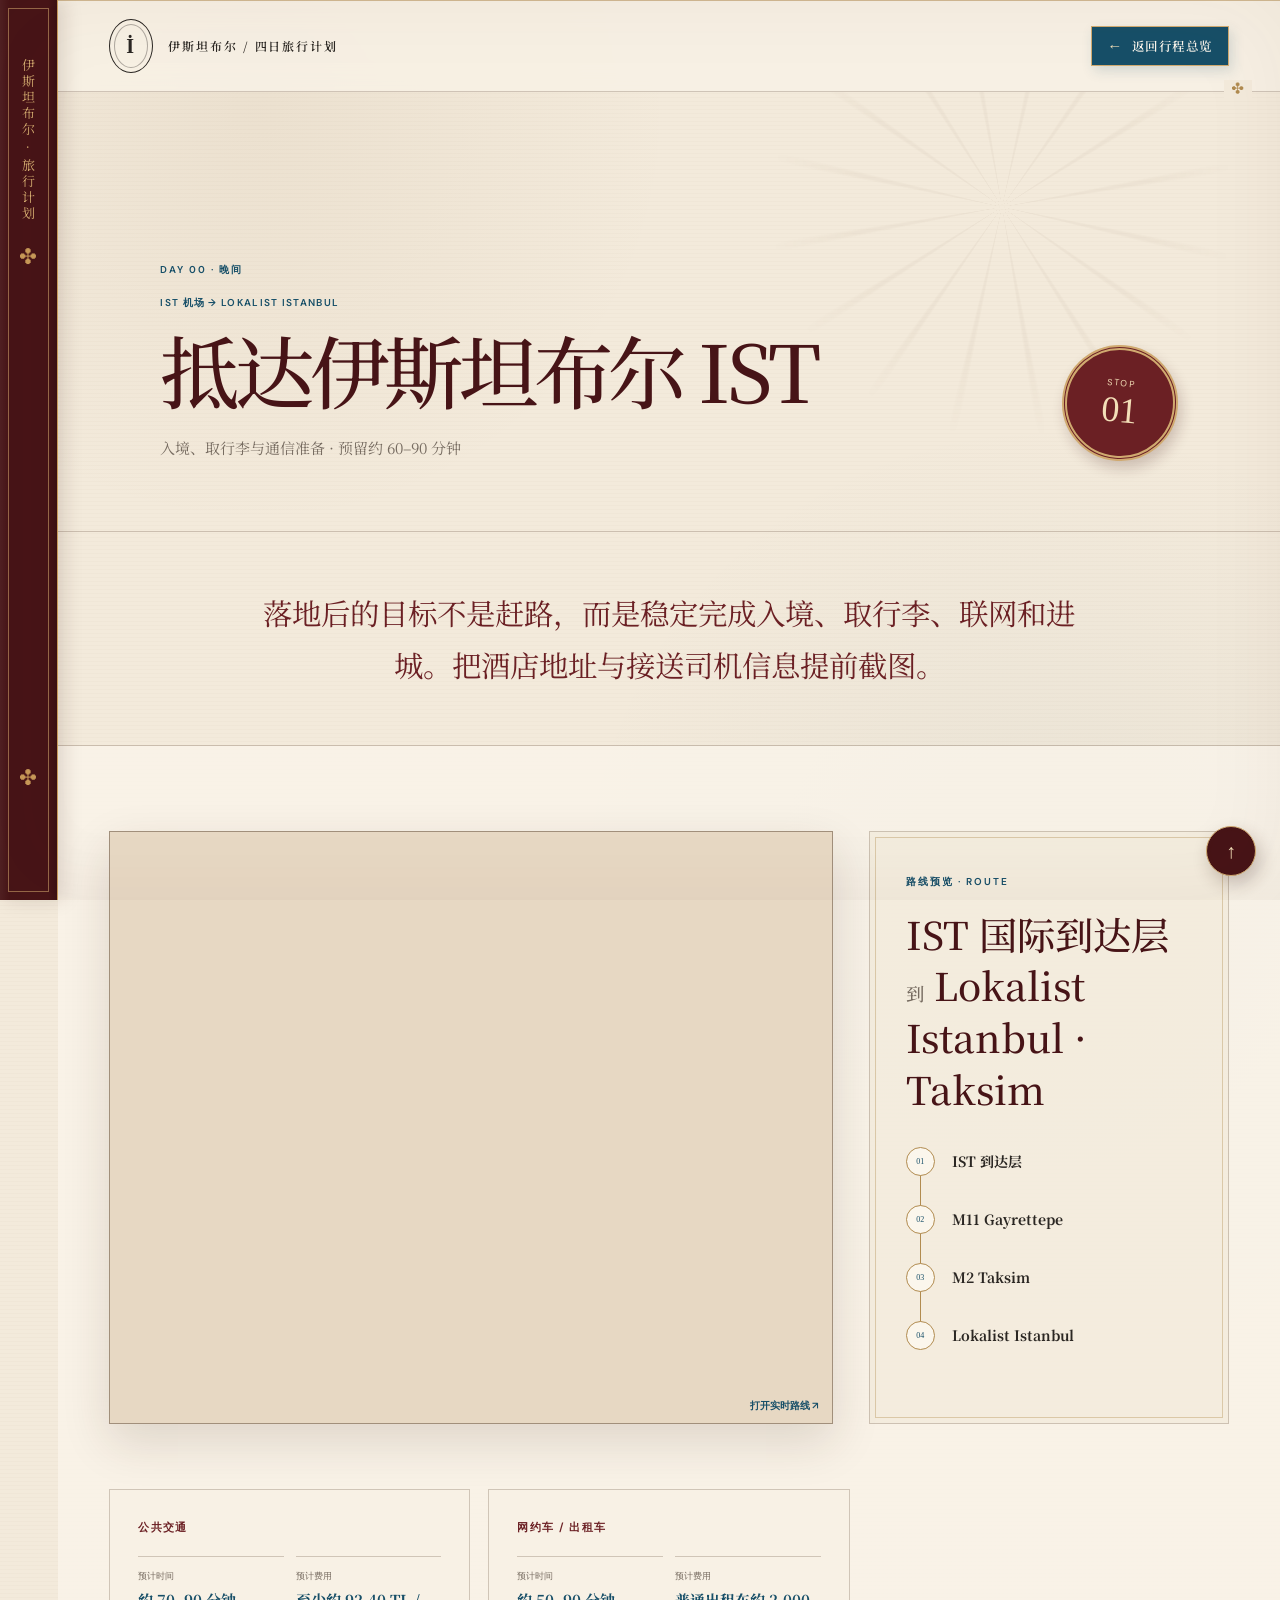
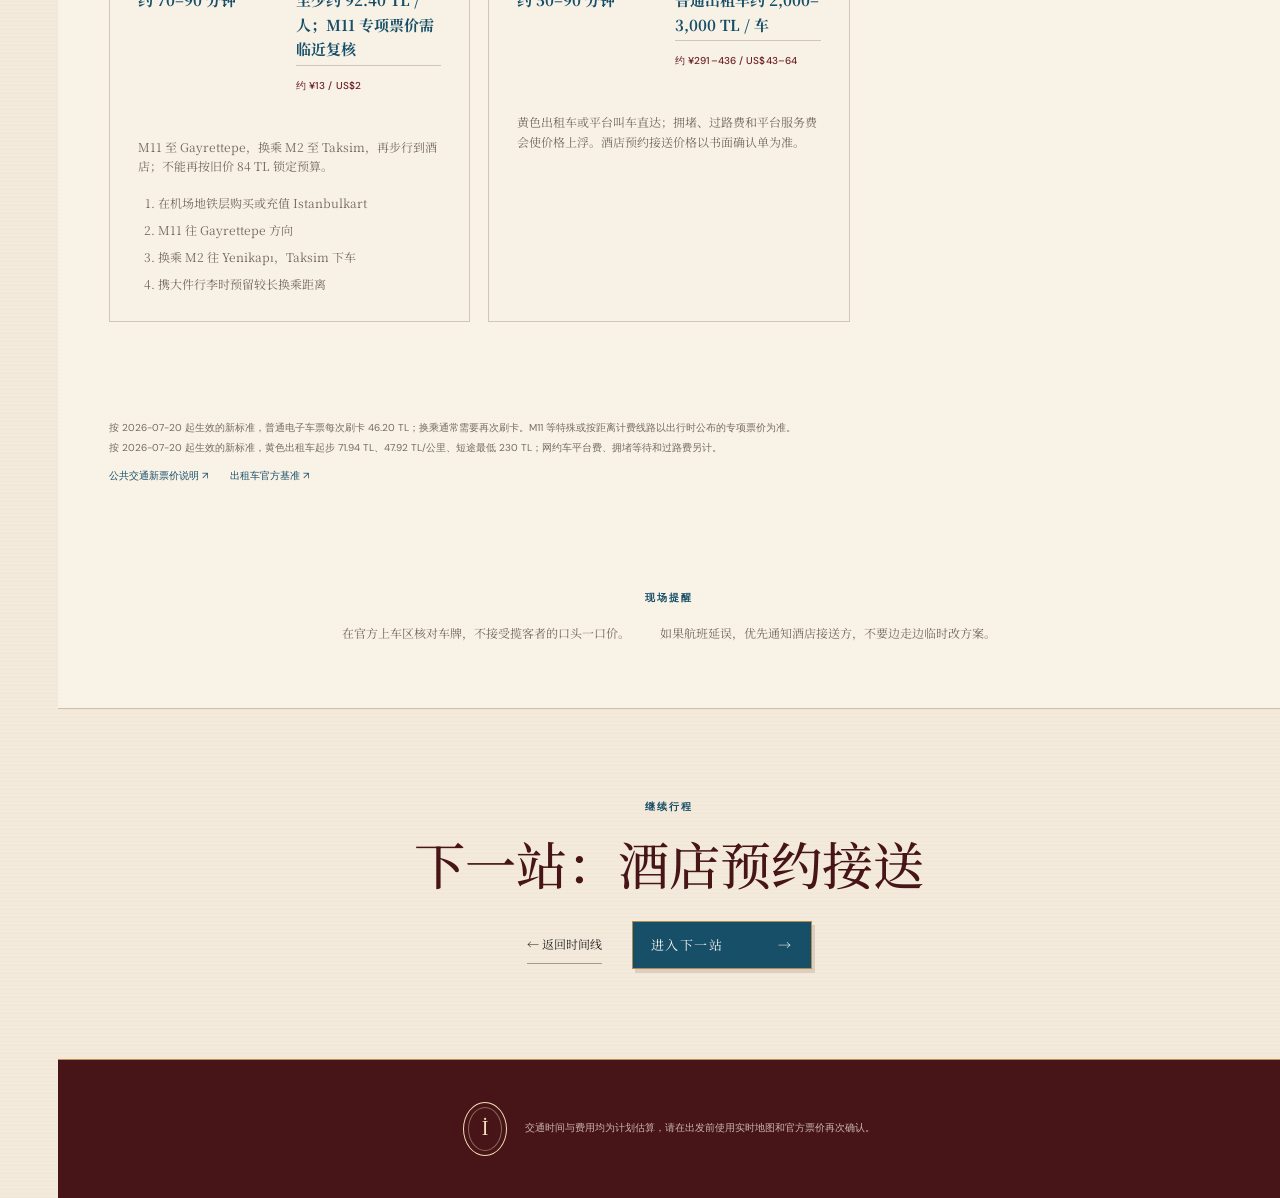
<file: stop.html>
<!doctype html>
<html lang="zh-CN">
  <head>
    <meta charset="UTF-8" />
    <meta name="viewport" content="width=device-width, initial-scale=1.0" />
    <meta name="description" content="伊斯坦布尔旅行计划节点详情：路线、交通费用、用餐推荐与执行提示。" />
    <title>行程节点 · İstanbul</title>
    <link rel="icon" href="assets/favicon.svg" type="image/svg+xml" />
    <link rel="preconnect" href="https://fonts.googleapis.com" />
    <link rel="preconnect" href="https://fonts.gstatic.com" crossorigin />
    <link href="https://fonts.googleapis.com/css2?family=DM+Sans:wght@400;500;600&family=Noto+Serif+SC:wght@400;500;600;700&display=swap" rel="stylesheet" />
    <link rel="stylesheet" href="styles.css?v=20260720-19" />
    <script src="data.js?v=20260723-1" defer></script>
    <script src="stop.js?v=20260720-12" defer></script>
  </head>
  <body class="detail-page stop-page" id="top">
    <div class="book-spine" aria-hidden="true">
      <span>伊斯坦布尔 · 旅行计划</span>
      <i></i>
    </div>
    <header class="site-header detail-header">
      <a class="brand" href="index.html">
        <span class="brand-mark">İ</span>
        <span>伊斯坦布尔 / 四日旅行计划</span>
      </a>
      <a class="back-link" href="index.html#journey"><span aria-hidden="true">←</span> 返回行程总览</a>
    </header>
    <main id="stop-root" aria-live="polite"></main>
    <a class="back-to-top" href="#top" aria-label="返回页面顶部" title="返回顶部">
      <span aria-hidden="true">↑</span>
    </a>
    <footer class="site-footer compact-footer">
      <div>
        <span class="brand-mark">İ</span>
        <p>交通时间与费用均为计划估算，请在出发前使用实时地图和官方票价再次确认。</p>
      </div>
    </footer>
  </body>
</html>
</file>
<file: styles.css>
:root {
  --ink: #2b2723;
  --muted: #766b60;
  --paper: #f3eadb;
  --paper-light: #fbf6ec;
  --paper-deep: #e7d8c3;
  --oxblood: #6b2024;
  --oxblood-dark: #471417;
  --blue: #174f68;
  --blue-soft: #6f8c99;
  --gold: #b18b4f;
  --line: rgba(80, 57, 39, .24);
  --line-strong: rgba(80, 57, 39, .46);
  --shadow: 0 18px 45px rgba(59, 38, 24, .14);
  --serif: "Noto Serif SC", "Songti SC", STSong, serif;
  --sans: "DM Sans", "PingFang SC", "Microsoft YaHei", sans-serif;
  --spine: 58px;
}

* { box-sizing: border-box; }
html { overflow-x: clip; scroll-behavior: smooth; }
body {
  margin: 0;
  padding-left: var(--spine);
  overflow-x: hidden;
  color: var(--ink);
  background:
    radial-gradient(circle at 20% 4%, rgba(139, 101, 54, .07), transparent 26rem),
    radial-gradient(circle at 82% 32%, rgba(72, 105, 113, .055), transparent 30rem),
    repeating-linear-gradient(0deg, rgba(90, 58, 31, .018) 0, rgba(90, 58, 31, .018) 1px, transparent 1px, transparent 4px),
    var(--paper);
  font-family: var(--sans);
  font-size: 16px;
  line-height: 1.65;
}

body::after {
  content: "";
  position: fixed;
  inset: 0;
  z-index: 1000;
  pointer-events: none;
  box-shadow: inset 0 0 90px rgba(86, 47, 20, .05);
}

a { color: inherit; }
img { display: block; width: 100%; }
button, input { font: inherit; }
button { color: inherit; }

.book-spine {
  position: fixed;
  inset: 0 auto 0 0;
  z-index: 100;
  width: var(--spine);
  overflow: hidden;
  border-right: 1px solid #c89b5c;
  color: #d6ae71;
  background:
    linear-gradient(90deg, rgba(255,255,255,.05), transparent 16%, transparent 84%, rgba(0,0,0,.17)),
    var(--oxblood-dark);
  box-shadow: 6px 0 18px rgba(53, 22, 17, .13);
}

.book-spine::before,
.book-spine::after {
  content: "✣";
  position: absolute;
  left: 50%;
  color: #c89958;
  font-size: 17px;
  transform: translateX(-50%);
}
.book-spine::before { top: 27%; }
.book-spine::after { bottom: 12%; }
.book-spine span {
  position: absolute;
  top: 58px;
  left: 50%;
  writing-mode: vertical-rl;
  letter-spacing: .24em;
  font-family: var(--serif);
  font-size: 13px;
  transform: translateX(-50%);
}
.book-spine i {
  position: absolute;
  inset: 8px;
  border: 1px solid rgba(216, 174, 113, .55);
}

.site-header {
  position: relative;
  z-index: 20;
  min-height: 92px;
  padding: 0 4vw;
  display: flex;
  align-items: center;
  justify-content: space-between;
  border-top: 1px solid rgba(177, 139, 79, .55);
  border-bottom: 1px solid var(--line);
  background: rgba(248, 241, 229, .9);
  backdrop-filter: blur(12px);
}

.site-header::after {
  content: "✣";
  position: absolute;
  right: 2.2vw;
  bottom: -9px;
  padding: 0 8px;
  color: var(--gold);
  background: var(--paper);
  font-size: 12px;
}

.brand {
  display: inline-flex;
  align-items: center;
  gap: 15px;
  text-decoration: none;
  font-family: var(--serif);
  font-size: 12px;
  font-weight: 600;
  letter-spacing: .16em;
}

.brand-mark {
  position: relative;
  width: 44px;
  height: 54px;
  display: inline-grid;
  flex: 0 0 auto;
  place-items: center;
  border: 1px solid var(--ink);
  border-radius: 50%;
  font-family: Georgia, serif;
  font-size: 20px;
}
.brand-mark::after {
  content: "";
  position: absolute;
  inset: 4px;
  border: 1px solid rgba(43, 39, 35, .35);
  border-radius: 50%;
}

.top-nav {
  padding-right: 3vw;
  display: flex;
  align-items: center;
  gap: 34px;
  font-size: 12px;
}
.top-nav a {
  position: relative;
  text-decoration: none;
  letter-spacing: .1em;
}
.top-nav a::after {
  content: "";
  position: absolute;
  left: 50%;
  right: 50%;
  bottom: -9px;
  height: 1px;
  background: var(--oxblood);
  transition: left .25s ease, right .25s ease;
}
.top-nav a:hover { color: var(--oxblood); }
.top-nav a:hover::after { left: 0; right: 0; }
.nav-date {
  padding-left: 30px;
  border-left: 1px solid var(--line);
  color: var(--muted);
  letter-spacing: .12em;
}

.eyebrow {
  margin: 0 0 17px;
  color: var(--blue);
  font-size: 10px;
  font-weight: 600;
  letter-spacing: .2em;
}

.hero {
  position: relative;
  min-height: calc(100svh - 92px);
  padding: clamp(52px, 6vw, 92px) 4vw 0;
  display: grid;
  grid-template-columns: minmax(390px, .84fr) minmax(620px, 1.16fr);
  grid-template-rows: 1fr auto;
  grid-template-areas:
    "copy visual"
    "strip strip";
  gap: 50px clamp(45px, 6vw, 100px);
  overflow: hidden;
}

.hero::before,
.detail-title::before,
.section-heading::before {
  content: "";
  position: absolute;
  width: 410px;
  height: 410px;
  pointer-events: none;
  opacity: .18;
  background:
    repeating-conic-gradient(from 22.5deg, transparent 0 11deg, rgba(105, 72, 42, .32) 12deg 13deg, transparent 14deg 22.5deg);
  border-radius: 50%;
  mask-image: radial-gradient(circle, #000 0 44%, transparent 70%);
}
.hero::before { left: 3vw; top: 60px; }

.hero-copy {
  position: relative;
  z-index: 4;
  grid-area: copy;
  align-self: center;
  max-width: 660px;
}
.hero h1,
.section-heading h2,
.notes-title h2,
.detail-title h1,
.content-block h2,
.aside-card h2,
.next-stop h2,
.not-found h1 {
  font-family: var(--serif);
  font-weight: 500;
  line-height: 1.18;
}
.hero h1 {
  margin: 0;
  color: var(--oxblood-dark);
  font-size: clamp(46px, 4.8vw, 76px);
  letter-spacing: -.055em;
}
.hero h1 em {
  color: var(--oxblood);
  font-style: normal;
}
.hero-subtitle {
  width: fit-content;
  margin: 22px 0 0;
  padding: 0 28px 10px;
  border-bottom: 1px solid rgba(177, 139, 79, .65);
  color: var(--blue);
  font-family: Georgia, serif;
  font-size: 13px;
  letter-spacing: .24em;
}
.hero-subtitle::before,
.hero-subtitle::after { content: "✦"; margin: 0 11px; color: var(--gold); font-size: 8px; }
.hero-intro {
  max-width: 580px;
  margin: 22px 0 25px;
  color: var(--muted);
  font-family: var(--serif);
  font-size: 15px;
}

.primary-link {
  display: inline-flex;
  align-items: center;
  justify-content: space-between;
  gap: 34px;
  min-width: 180px;
  padding: 12px 18px;
  border: 1px solid var(--gold);
  outline: 1px solid rgba(23, 79, 104, .55);
  outline-offset: -4px;
  background: var(--blue);
  color: var(--paper-light);
  text-decoration: none;
  font-family: var(--serif);
  font-size: 13px;
  letter-spacing: .12em;
  box-shadow: 3px 4px 0 rgba(71, 20, 23, .13);
  transition: transform .2s ease, background .2s ease;
}
.primary-link:hover {
  background: var(--oxblood);
  transform: translateY(-2px);
}

.trip-ticket {
  position: relative;
  width: min(410px, 100%);
  min-height: 100px;
  margin-top: 24px;
  padding: 14px 18px;
  display: grid;
  grid-template-columns: 76px 1fr 30px;
  align-items: center;
  border: 1px solid var(--gold);
  outline: 1px solid rgba(107, 32, 36, .25);
  outline-offset: -5px;
  background: rgba(251, 246, 236, .58);
  box-shadow: 3px 4px 12px rgba(75, 45, 25, .07);
}
.trip-ticket::before,
.trip-ticket::after {
  content: "";
  position: absolute;
  top: 50%;
  width: 16px;
  height: 28px;
  background: var(--paper);
  border: 1px solid var(--gold);
  border-radius: 50%;
  transform: translateY(-50%);
}
.trip-ticket::before { left: -9px; border-left-color: transparent; }
.trip-ticket::after { right: -9px; border-right-color: transparent; }
.trip-ticket strong {
  padding-right: 15px;
  border-right: 1px dashed var(--line-strong);
  color: var(--oxblood);
  font-family: var(--serif);
  font-size: 20px;
  font-weight: 500;
  line-height: 1.25;
}
.trip-ticket span {
  padding-left: 18px;
  display: grid;
  color: var(--ink);
  font-family: var(--serif);
  font-size: 13px;
}
.trip-ticket span b {
  margin-bottom: 3px;
  font-family: Georgia, serif;
  font-size: 11px;
  letter-spacing: .18em;
}
.trip-ticket i { color: var(--gold); font-style: normal; font-size: 18px; }

.hero-visual {
  position: relative;
  z-index: 2;
  grid-area: visual;
  align-self: center;
  height: min(66vh, 680px);
  min-height: 540px;
}
.hero-visual::before {
  content: "";
  position: absolute;
  inset: auto 4% 4% 0;
  height: 44%;
  opacity: .4;
  background:
    linear-gradient(120deg, transparent 0 18%, rgba(23,79,104,.18) 18.2% 18.5%, transparent 18.8% 32%, rgba(23,79,104,.16) 32.2% 32.5%, transparent 32.8%),
    radial-gradient(circle at 22% 56%, rgba(23,79,104,.22) 0 2px, transparent 3px),
    radial-gradient(circle at 67% 48%, rgba(23,79,104,.22) 0 2px, transparent 3px);
}
.hero-photo {
  position: absolute;
  margin: 0;
  padding: 10px 10px 28px;
  border: 1px solid rgba(91, 65, 42, .34);
  background: #eee2cf;
  box-shadow: var(--shadow);
}
.hero-photo img { height: 100%; object-fit: cover; }
.hero-photo figcaption {
  position: absolute;
  left: 13px;
  bottom: 6px;
  color: var(--muted);
  font-size: 8px;
  letter-spacing: .16em;
}
.hero-photo-history {
  inset: 1% auto 5% 0;
  width: 54%;
  height: 88%;
  transform: rotate(-.7deg);
}
.hero-photo-history img {
  object-position: center center;
  filter: sepia(.13) contrast(.98) brightness(1.01);
}
.hero-photo-modern {
  z-index: 2;
  top: 19%;
  right: 0;
  width: 52%;
  height: 66%;
  transform: rotate(1.2deg);
}
.hero-photo-modern img { filter: saturate(.78) contrast(.96); }
.coordinate-stamp {
  position: absolute;
  z-index: 4;
  top: 0;
  right: 2%;
  width: 136px;
  padding: 12px 16px;
  display: grid;
  gap: 3px;
  border: 1px solid var(--oxblood);
  border-radius: 11px;
  background: rgba(248, 241, 229, .88);
  color: var(--oxblood);
  font-family: Georgia, serif;
  font-size: 10px;
  letter-spacing: .08em;
  box-shadow: 2px 3px 0 rgba(107, 32, 36, .1);
  transform: rotate(-1.5deg);
}
.coordinate-stamp b {
  margin-top: 5px;
  padding-top: 4px;
  border-top: 1px dashed rgba(107, 32, 36, .4);
  font-family: var(--serif);
  font-weight: 500;
}
.hero-coin {
  position: absolute;
  z-index: 5;
  right: 2%;
  bottom: 10%;
  width: 86px;
  height: 86px;
  display: grid;
  place-items: center;
  border: 4px double #d0aa62;
  border-radius: 50%;
  background:
    radial-gradient(circle, #9a702f 0 45%, #5b391a 47% 52%, #b6893e 54% 62%, #4c2b16 64%);
  color: #f0d59d;
  font-family: Georgia, serif;
  font-size: 19px;
  letter-spacing: .08em;
  box-shadow: 4px 8px 12px rgba(55, 31, 15, .28);
  transform: rotate(8deg);
}

.hero-day-strip {
  position: relative;
  z-index: 4;
  grid-area: strip;
  display: grid;
  grid-template-columns: repeat(4, 1fr);
  border-top: 1px solid var(--line-strong);
  border-bottom: 1px solid var(--line);
}
.hero-day-strip a {
  min-height: 75px;
  padding: 14px 22px;
  display: flex;
  align-items: center;
  gap: 18px;
  border-right: 1px solid var(--line);
  text-decoration: none;
  transition: background .2s ease;
}
.hero-day-strip a:last-child { border-right: 0; }
.hero-day-strip a:hover { background: rgba(107, 32, 36, .055); }
.hero-day-strip b {
  color: var(--oxblood);
  font-family: Georgia, serif;
  font-size: 20px;
  font-weight: 400;
}
.hero-day-strip span { font-family: var(--serif); font-size: 12px; }

.journey-section {
  position: relative;
  padding: 105px 4vw 120px;
  background: rgba(251, 246, 236, .75);
}
.section-heading {
  position: relative;
  display: grid;
  grid-template-columns: 1fr 1fr;
  gap: 40px;
  align-items: end;
  margin-bottom: 45px;
}
.section-heading::before { right: 5%; top: -125px; opacity: .08; }
.section-heading > * { position: relative; z-index: 1; }
.section-heading .eyebrow,
.notes-title .eyebrow { margin-bottom: 9px; }
.section-heading h2,
.notes-title h2 {
  margin: 0;
  color: var(--oxblood-dark);
  font-size: clamp(38px, 4vw, 58px);
}
.section-heading > p {
  justify-self: end;
  max-width: 470px;
  margin: 0;
  color: var(--muted);
  font-family: var(--serif);
  font-size: 13px;
}

.day-list { border-top: 2px double var(--line-strong); }
.day-card {
  --accent: var(--oxblood);
  position: relative;
  scroll-margin-top: 20px;
  border-bottom: 1px solid var(--line);
}
.day-blue { --accent: var(--blue); }
.day-gold { --accent: #98702d; }
.day-sage { --accent: #5e705e; }
.day-summary {
  width: 100%;
  padding: 22px 8px;
  display: grid;
  grid-template-columns: 130px minmax(0, 1fr) 170px 34px;
  gap: 28px;
  align-items: center;
  border: 0;
  background: transparent;
  text-align: left;
  cursor: pointer;
}
.day-summary:hover { background: rgba(107, 32, 36, .025); }
.day-summary:hover .day-main h3 { color: var(--accent); }
.day-index {
  padding-right: 22px;
  border-right: 1px solid var(--line);
}
.day-index span {
  display: block;
  color: var(--accent);
  font-family: Georgia, serif;
  font-size: 38px;
  line-height: 1;
}
.day-index small {
  display: block;
  margin-top: 8px;
  color: var(--muted);
  font-size: 8px;
  letter-spacing: .12em;
}
.day-main > p {
  margin: 0 0 4px;
  color: var(--blue);
  font-size: 9px;
  font-weight: 600;
  letter-spacing: .1em;
  text-transform: uppercase;
}
.day-main h3 {
  margin: 0 0 4px;
  font-family: var(--serif);
  font-size: clamp(20px, 2.1vw, 29px);
  font-weight: 500;
  transition: color .2s ease;
}
.day-description { color: var(--muted); font-family: var(--serif); font-size: 12px; }
.day-image {
  width: 170px;
  height: 82px;
  padding: 5px 5px 12px;
  overflow: hidden;
  border: 1px solid var(--line);
  background: var(--paper-deep);
  transform: rotate(-.7deg);
}
.day-image img {
  height: 100%;
  object-fit: cover;
  filter: grayscale(.55) sepia(.25) saturate(.7);
  transition: transform .35s ease;
}
.day-summary:hover .day-image img { transform: scale(1.05); }
.expand-icon {
  position: relative;
  width: 25px;
  height: 25px;
  justify-self: end;
  border: 1px solid var(--accent);
  border-radius: 50%;
}
.expand-icon::before,
.expand-icon::after {
  content: "";
  position: absolute;
  background: var(--accent);
}
.expand-icon::before { width: 11px; height: 1px; left: 6px; top: 11px; }
.expand-icon::after { width: 1px; height: 11px; left: 11px; top: 6px; transition: transform .25s ease; }
.day-summary[aria-expanded="true"] .expand-icon::after { transform: rotate(90deg); }

.day-content {
  padding: 12px 42px 42px 158px;
  background:
    linear-gradient(90deg, rgba(23,79,104,.05), transparent 38%),
    rgba(255,255,255,.16);
}
.day-content[hidden] { display: none; }
.timeline {
  position: relative;
  margin: 0;
  padding: 0;
  display: grid;
  grid-template-columns: repeat(2, minmax(0, 1fr));
  column-gap: clamp(42px, 5vw, 80px);
  align-items: start;
}
.timeline-column {
  position: relative;
  min-width: 0;
  margin: 0;
  padding: 0;
  list-style: none;
}
.timeline-column::before {
  content: "";
  position: absolute;
  left: 13px;
  top: 15px;
  bottom: 29px;
  width: 1px;
  background: linear-gradient(var(--gold), rgba(177, 139, 79, .2));
}
.timeline-item {
  position: relative;
  min-width: 0;
  min-height: 78px;
  padding: 11px 0 26px 46px;
  display: grid;
  grid-template-columns: 72px minmax(0, 1fr);
  gap: 14px;
  align-items: start;
}
.check-wrap { position: absolute; z-index: 2; left: 0; top: 10px; cursor: pointer; }
.check-wrap input { position: absolute; opacity: 0; pointer-events: none; }
.check-wrap span {
  width: 27px;
  height: 27px;
  display: grid;
  place-items: center;
  border: 1px solid var(--gold);
  border-radius: 50%;
  background: var(--paper-light);
  color: var(--blue);
}
.timeline-marker svg {
  width: 14px;
  height: 14px;
  overflow: visible;
  fill: none;
  stroke: currentColor;
  stroke-width: 1.6;
  stroke-linecap: round;
  stroke-linejoin: round;
}
.marker-attraction { color: var(--oxblood) !important; }
.marker-food { color: #99522f !important; }
.marker-leisure { color: #9a742f !important; }
.marker-plane,
.marker-car,
.marker-rail,
.marker-boat,
.marker-walk { color: var(--blue) !important; }
.marker-stay { color: #5e705e !important; }
.marker-note { color: var(--oxblood) !important; }
.check-wrap input:focus-visible + span { outline: 2px solid var(--blue); outline-offset: 2px; }
.check-wrap input:checked + span { border-color: var(--oxblood); background: var(--oxblood); color: white; }
.check-wrap input:checked + .timeline-marker { color: white !important; }
.timeline-item time {
  padding-top: 3px;
  color: var(--blue);
  font-family: Georgia, serif;
  font-size: 12px;
  font-weight: 600;
  letter-spacing: .05em;
}
.timeline-item p {
  margin: 5px 0 0;
  color: var(--muted);
  font-family: var(--serif);
  font-size: 13px;
  line-height: 1.65;
}
.plain-title,
.attraction-link { font-family: var(--serif); font-size: 15.5px; font-weight: 600; }
.attraction-link {
  display: inline-flex;
  align-items: center;
  gap: 8px;
  border-bottom: 1px solid transparent;
  text-decoration: none;
}
.attraction-link span { color: var(--accent); font-family: var(--sans); font-size: 9px; }
.attraction-link:hover { border-color: var(--accent); color: var(--accent); }
.timeline-item.completed { opacity: .42; }
.timeline-item.completed .plain-title,
.timeline-item.completed .attraction-link { text-decoration: line-through; }
.timeline-item.optional {
  opacity: .4;
  filter: saturate(.45);
}
.timeline-item.optional time {
  visibility: hidden;
}
.timeline-item.optional .timeline-marker {
  border-style: dashed;
}

.notes-section {
  position: relative;
  padding: 100px 4vw;
  display: grid;
  grid-template-columns: .7fr 1.3fr;
  column-gap: 7vw;
  row-gap: 3.5vw;
  border-top: 1px solid var(--line);
}
.notes-grid { display: grid; grid-template-columns: repeat(3, 1fr); gap: 18px; }
.notes-grid article {
  position: relative;
  min-height: 260px;
  padding: 24px;
  border: 1px solid var(--line);
  background: rgba(251, 246, 236, .54);
  clip-path: polygon(10px 0, calc(100% - 10px) 0, 100% 10px, 100% calc(100% - 10px), calc(100% - 10px) 100%, 10px 100%, 0 calc(100% - 10px), 0 10px);
}
.notes-grid article::after {
  content: "✣";
  position: absolute;
  right: 18px;
  top: 18px;
  color: var(--gold);
}
.note-number { color: var(--oxblood); font-family: Georgia, serif; font-size: 28px; }
.notes-grid h3 { margin: 38px 0 12px; font-family: var(--serif); font-size: 18px; }
.notes-grid p { margin: 0; color: var(--muted); font-family: var(--serif); font-size: 13px; line-height: 1.8; }
.notes-more {
  grid-column: 2;
  min-height: 58px;
  padding: 0 22px;
  display: flex;
  align-items: center;
  justify-content: space-between;
  border-top: 1px solid var(--line-strong);
  border-bottom: 1px solid var(--line-strong);
  color: var(--oxblood);
  text-decoration: none;
  font-family: var(--serif);
  font-size: 14px;
  font-weight: 600;
  transition: color .2s ease, padding .2s ease;
}
.notes-more span:last-child { color: var(--gold); font-family: Georgia, serif; font-size: 20px; }
.notes-more:hover { padding-left: 28px; color: var(--blue); }

/* Detailed travel notes */

.icon-sprite {
  position: absolute;
  width: 0;
  height: 0;
  overflow: hidden;
  pointer-events: none;
}
.notes-page-seal svg,
.notes-toc svg,
.notes-chapter h2 svg {
  fill: none;
  stroke: currentColor;
  stroke-width: 1.7;
  stroke-linecap: round;
  stroke-linejoin: round;
}
.notes-hero {
  position: relative;
  min-height: 520px;
  padding: clamp(75px, 8vw, 125px) 8vw clamp(65px, 7vw, 105px);
  display: grid;
  grid-template-columns: minmax(0, 1.15fr) minmax(300px, .55fr);
  gap: 8vw;
  align-items: end;
  overflow: hidden;
  border-bottom: 1px solid var(--line);
}
.notes-hero::before {
  content: "";
  position: absolute;
  right: 5%;
  top: -160px;
  width: 520px;
  height: 520px;
  pointer-events: none;
  opacity: .12;
  background:
    repeating-conic-gradient(from 22.5deg, transparent 0 11deg, rgba(105, 72, 42, .32) 12deg 13deg, transparent 14deg 22.5deg);
  border-radius: 50%;
  mask-image: radial-gradient(circle, #000 0 44%, transparent 70%);
}
.notes-hero-copy,
.notes-hero-summary { position: relative; z-index: 1; }
.notes-hero h1 {
  max-width: 780px;
  margin: 0;
  color: var(--oxblood-dark);
  font-family: var(--serif);
  font-size: clamp(50px, 6vw, 88px);
  font-weight: 500;
  letter-spacing: -.07em;
  line-height: 1.2;
}
.notes-hero-copy > p:last-child {
  max-width: 720px;
  margin: 25px 0 0;
  color: var(--muted);
  font-family: var(--serif);
  font-size: 15px;
  line-height: 1.9;
}
.notes-hero-summary {
  padding: 30px 0 8px 38px;
  border-left: 1px solid var(--line-strong);
}
.notes-page-seal {
  width: 94px;
  height: 94px;
  margin-bottom: 28px;
  display: grid;
  place-items: center;
  align-content: center;
  border: 5px double #d0aa70;
  border-radius: 50%;
  background: var(--oxblood);
  color: #f3dfb8;
  box-shadow: 4px 7px 14px rgba(62, 18, 20, .2);
  transform: rotate(4deg);
}
.notes-page-seal svg {
  width: 43px;
  height: 43px;
}
.notes-page-seal span { font-family: Georgia, serif; font-size: 34px; line-height: 1; }
.notes-page-seal small { margin-top: 6px; font-size: 8px; letter-spacing: .15em; }
.notes-hero-summary strong { display: block; font-family: var(--serif); font-size: 18px; }
.notes-hero-summary p { margin: 10px 0 0; color: var(--muted); font-family: var(--serif); font-size: 12px; line-height: 1.8; }

.notes-priority,
.notes-guide,
.notes-final-check {
  padding: 90px 4vw;
}
.notes-priority {
  border-bottom: 1px solid var(--line);
  background: rgba(251, 246, 236, .42);
}
.notes-section-heading {
  margin-bottom: 38px;
  display: grid;
  grid-template-columns: minmax(0, 1fr) minmax(280px, .55fr);
  align-items: end;
  gap: 50px;
}
.notes-section-heading h2 {
  margin: 0;
  color: var(--oxblood-dark);
  font-family: var(--serif);
  font-size: clamp(36px, 4vw, 58px);
  font-weight: 500;
  letter-spacing: -.05em;
}
.notes-section-heading > p {
  max-width: 540px;
  margin: 0;
  justify-self: end;
  color: var(--muted);
  font-family: var(--serif);
  font-size: 12px;
  line-height: 1.85;
}
.notes-priority-grid {
  display: grid;
  grid-template-columns: repeat(3, minmax(0, 1fr));
  gap: 18px;
}
.notes-priority-grid article {
  position: relative;
  min-height: 250px;
  padding: 27px;
  border: 1px solid var(--line);
  background: rgba(251, 246, 236, .63);
  clip-path: polygon(10px 0, calc(100% - 10px) 0, 100% 10px, 100% calc(100% - 10px), calc(100% - 10px) 100%, 10px 100%, 0 calc(100% - 10px), 0 10px);
}
.notes-priority-grid article::after {
  content: "✣";
  position: absolute;
  right: 20px;
  top: 20px;
  color: var(--gold);
}
.notes-priority-grid article > div {
  display: flex;
  align-items: center;
  gap: 14px;
  color: var(--oxblood);
}
.notes-priority-grid article > div span { font-family: Georgia, serif; font-size: 27px; }
.notes-priority-grid article > div small { font-size: 9px; letter-spacing: .1em; }
.notes-priority-grid h3 {
  margin: 42px 0 12px;
  font-family: var(--serif);
  font-size: 19px;
}
.notes-priority-grid p {
  margin: 0;
  color: var(--muted);
  font-family: var(--serif);
  font-size: 13px;
  line-height: 1.8;
}

.notes-guide {
  background: rgba(243, 234, 219, .28);
}
.notes-guide-layout {
  display: grid;
  grid-template-columns: minmax(270px, .34fr) minmax(0, 1fr);
  gap: 5vw;
  align-items: start;
}
.notes-toc {
  position: sticky;
  top: 24px;
  border-top: 1px solid var(--line-strong);
}
.notes-toc a {
  min-height: 56px;
  padding: 0 7px;
  display: grid;
  grid-template-columns: 32px 28px minmax(0, 1fr);
  align-items: center;
  gap: 10px;
  border-bottom: 1px solid var(--line);
  color: var(--muted);
  text-decoration: none;
  font-family: var(--serif);
  font-size: 12px;
  transition: color .2s ease, padding .2s ease, background .2s ease;
}
.notes-toc a:hover {
  padding-left: 12px;
  color: var(--oxblood);
  background: rgba(251, 246, 236, .52);
}
.notes-toc span { color: var(--oxblood); font-family: Georgia, serif; font-size: 13px; }
.notes-toc svg {
  width: 22px;
  height: 22px;
  color: var(--gold);
}
.notes-toc b { font-weight: 500; }
.notes-chapters { min-width: 0; }
.notes-chapter {
  scroll-margin-top: 24px;
  margin-bottom: 72px;
  border-top: 1px solid var(--line-strong);
}
.notes-chapter:last-child { margin-bottom: 0; }
.notes-chapter > header {
  min-height: 110px;
  padding: 25px 10px;
  display: grid;
  grid-template-columns: 64px minmax(0, 1fr);
  gap: 22px;
  align-items: center;
  border-bottom: 1px solid var(--line);
}
.notes-chapter > header > span {
  color: var(--oxblood);
  font-family: Georgia, serif;
  font-size: 34px;
}
.notes-chapter > header p {
  margin: 0 0 4px;
  color: var(--blue);
  font-size: 9px;
  font-weight: 600;
  letter-spacing: .18em;
}
.notes-chapter > header h2 {
  margin: 0;
  display: flex;
  align-items: center;
  gap: 11px;
  font-family: var(--serif);
  font-size: 28px;
  font-weight: 500;
}
.notes-chapter > header h2 svg {
  width: 27px;
  height: 27px;
  flex: 0 0 auto;
  color: var(--gold);
}
.notes-chapter > article {
  padding: 27px 10px;
  display: grid;
  grid-template-columns: minmax(0, 1fr) minmax(210px, .42fr);
  gap: 35px;
  border-bottom: 1px solid var(--line);
}
.notes-chapter h3 {
  margin: 0 0 9px;
  font-family: var(--serif);
  font-size: 16px;
}
.notes-chapter article p {
  margin: 0;
  color: var(--muted);
  font-family: var(--serif);
  font-size: 12.5px;
  line-height: 1.85;
}
.notes-inline-links {
  margin-top: 12px;
  display: flex;
  flex-wrap: wrap;
  gap: 7px 18px;
}
.notes-inline-links a {
  color: var(--blue);
  font-family: var(--sans);
  font-size: 10px;
  font-weight: 600;
  line-height: 1.5;
  text-decoration: none;
}
.notes-inline-links a:hover { color: var(--oxblood); }
.attraction-app-list article > span {
  display: block;
  color: var(--oxblood);
  font-size: 8px;
  font-weight: 600;
  letter-spacing: .1em;
  line-height: 1.5;
}
.app-store-links {
  margin-top: 11px;
  display: flex;
  flex-wrap: wrap;
  gap: 7px 15px;
}
.app-store-links a {
  color: var(--blue);
  font-size: 9px;
  font-weight: 600;
  line-height: 1.5;
  text-decoration: none;
}
.app-store-links a:hover { color: var(--oxblood); }
.notes-chapter aside {
  padding-left: 24px;
  align-self: center;
  border-left: 1px solid var(--line);
}
.notes-chapter aside strong {
  display: block;
  color: var(--blue);
  font-family: var(--serif);
  font-size: 12px;
}
.notes-chapter aside span {
  display: block;
  margin-top: 5px;
  color: var(--muted);
  font-family: var(--serif);
  font-size: 10px;
  line-height: 1.65;
}

.notes-toolkit {
  padding: 95px 4vw;
  border-top: 1px solid var(--line);
  background: rgba(251, 246, 236, .58);
}
.official-links {
  display: grid;
  grid-template-columns: repeat(3, minmax(0, 1fr));
  gap: 16px;
}
.official-links > a {
  min-height: 235px;
  padding: 26px;
  display: flex;
  flex-direction: column;
  border: 1px solid var(--line);
  background: rgba(243, 234, 219, .5);
  color: inherit;
  text-decoration: none;
  transition: border-color .2s ease, background .2s ease, transform .2s ease;
}
.official-links > a:hover {
  border-color: var(--gold);
  background: rgba(251, 246, 236, .88);
  transform: translateY(-3px);
}
.official-links span {
  color: var(--oxblood);
  font-size: 9px;
  font-weight: 600;
  letter-spacing: .11em;
}
.official-links strong {
  display: block;
  margin-top: 30px;
  font-family: var(--serif);
  font-size: 17px;
  line-height: 1.55;
}
.official-links p {
  margin: 10px 0 23px;
  color: var(--muted);
  font-family: var(--serif);
  font-size: 11.5px;
  line-height: 1.75;
}
.official-links small {
  margin-top: auto;
  color: var(--blue);
  font-size: 9px;
  font-weight: 600;
}
.emergency-board {
  margin-top: 70px;
  display: grid;
  grid-template-columns: minmax(300px, .45fr) minmax(0, 1fr);
  border: 1px solid #a77842;
  background: var(--oxblood-dark);
  color: #f7ead4;
}
.emergency-intro {
  padding: 42px;
  border-right: 1px solid rgba(247, 234, 212, .22);
}
.emergency-intro .eyebrow { color: #d9ad70; }
.emergency-intro h2 {
  margin: 0;
  font-family: var(--serif);
  font-size: clamp(29px, 3.2vw, 45px);
  font-weight: 500;
  line-height: 1.35;
}
.emergency-intro > p:last-child {
  margin: 25px 0 0;
  color: rgba(247, 234, 212, .68);
  font-family: var(--serif);
  font-size: 12px;
  line-height: 1.9;
}
.emergency-list {
  display: grid;
  grid-template-columns: 1fr 1fr;
}
.emergency-list article {
  position: relative;
  min-width: 0;
  padding: 31px;
  border-right: 1px solid rgba(247, 234, 212, .18);
  border-bottom: 1px solid rgba(247, 234, 212, .18);
}
.emergency-list article:nth-child(even) { border-right: 0; }
.emergency-list article:nth-last-child(-n+2) { border-bottom: 0; }
.emergency-order {
  position: absolute;
  top: 25px;
  right: 26px;
  width: 31px;
  height: 31px;
  display: grid;
  place-items: center;
  border: 1px solid rgba(242, 201, 142, .58);
  border-radius: 50%;
  color: #f2c98e;
  font-family: Georgia, var(--serif);
  font-size: 14px;
  font-weight: 400;
}
.emergency-list article > span {
  color: #d9ad70;
  font-size: 8px;
  font-weight: 600;
  letter-spacing: .13em;
}
.emergency-list h3 {
  margin: 16px 0 10px;
  color: #fff5e5;
  font-family: Georgia, var(--serif);
  font-size: clamp(21px, 2vw, 29px);
  font-weight: 400;
  overflow-wrap: anywhere;
}
.emergency-list p {
  margin: 0 0 22px;
  color: rgba(247, 234, 212, .68);
  font-family: var(--serif);
  font-size: 10.5px;
  line-height: 1.75;
}
.emergency-list a {
  color: #f2c98e;
  font-family: var(--serif);
  font-size: 10px;
  font-weight: 600;
  text-decoration-color: rgba(242, 201, 142, .45);
  text-underline-offset: 5px;
}
.emergency-actions {
  display: flex;
  flex-wrap: wrap;
  gap: 12px 18px;
}
.consular-addresses {
  margin-top: 18px;
  display: grid;
  grid-template-columns: 1fr 1fr;
  gap: 18px;
}
.consular-addresses article {
  padding: 30px;
  border: 1px solid var(--line);
  background: rgba(243, 234, 219, .48);
}
.consular-addresses article > div:first-child {
  display: flex;
  align-items: baseline;
  justify-content: space-between;
  gap: 20px;
}
.consular-addresses article > div:first-child span {
  color: var(--oxblood);
  font-size: 8px;
  font-weight: 600;
  letter-spacing: .12em;
}
.consular-addresses h3 {
  margin: 0;
  font-family: var(--serif);
  font-size: 18px;
}
.consular-addresses address {
  margin: 0;
  color: var(--ink);
  font-family: Georgia, var(--serif);
  font-size: 12px;
  font-style: normal;
  line-height: 1.8;
}
.consular-addresses dl {
  margin: 25px 0 22px;
}
.consular-addresses dl > div {
  padding: 9px 0;
  display: grid;
  grid-template-columns: 74px minmax(0, 1fr);
  gap: 15px;
  border-bottom: 1px solid rgba(108, 91, 72, .13);
}
.consular-addresses dl > div:last-child { border-bottom: 0; }
.consular-addresses dt {
  color: var(--oxblood);
  font-size: 9px;
  font-weight: 600;
  letter-spacing: .08em;
}
.consular-addresses dd {
  min-width: 0;
  margin: 0;
  color: var(--ink);
  font-family: var(--serif);
  font-size: 11px;
  line-height: 1.75;
  overflow-wrap: anywhere;
}
.consular-addresses article > div:last-child {
  display: flex;
  flex-wrap: wrap;
  gap: 12px 24px;
  padding-top: 18px;
  border-top: 1px solid var(--line);
}
.consular-addresses a {
  color: var(--blue);
  font-family: var(--serif);
  font-size: 10px;
  font-weight: 600;
  text-decoration: none;
}

.phrasebook {
  margin-top: 72px;
  padding-top: 65px;
  border-top: 1px solid var(--line-strong);
}
.phrasebook-heading {
  display: grid;
  grid-template-columns: minmax(0, 1fr) minmax(300px, .58fr);
  align-items: end;
  gap: 45px;
  margin-bottom: 32px;
}
.phrasebook-heading .eyebrow {
  grid-column: 1;
  margin-bottom: 0;
}
.phrasebook-heading h2 {
  grid-column: 1;
  margin: 8px 0 0;
  color: var(--oxblood-dark);
  font-family: var(--serif);
  font-size: clamp(34px, 4vw, 55px);
  font-weight: 500;
}
.phrasebook-heading > p:last-child {
  grid-column: 2;
  grid-row: 1 / span 2;
  margin: 0;
  color: var(--muted);
  font-family: var(--serif);
  font-size: 11.5px;
  line-height: 1.85;
}
.phrase-grid {
  display: grid;
  grid-template-columns: repeat(2, minmax(0, 1fr));
  border-top: 1px solid var(--line-strong);
}
.phrase-grid article {
  min-height: 148px;
  padding: 24px 25px;
  border-right: 1px solid var(--line);
  border-bottom: 1px solid var(--line);
}
.phrase-grid article:nth-child(even) { border-right: 0; }
.phrase-grid span {
  color: var(--oxblood);
  font-size: 8px;
  font-weight: 600;
  letter-spacing: .11em;
}
.phrase-grid strong {
  display: block;
  margin: 18px 0 7px;
  color: var(--blue);
  font-family: Georgia, var(--serif);
  font-size: 16px;
  font-weight: 400;
  line-height: 1.55;
}
.phrase-grid p {
  margin: 0;
  color: var(--muted);
  font-family: var(--serif);
  font-size: 11px;
  line-height: 1.7;
}

.notes-final-check {
  border-top: 1px solid var(--line);
  background: rgba(251, 246, 236, .55);
}
.notes-final-check ol {
  margin: 0;
  padding: 0;
  display: grid;
  grid-template-columns: repeat(3, minmax(0, 1fr));
  border-top: 1px solid var(--line-strong);
  border-bottom: 1px solid var(--line-strong);
  list-style: none;
}
.notes-final-check li {
  min-height: 180px;
  padding: 28px;
  display: grid;
  grid-template-columns: 82px 1fr;
  gap: 20px;
  border-right: 1px solid var(--line);
}
.notes-final-check li:last-child { border-right: 0; }
.notes-final-check li > span {
  color: var(--oxblood);
  font-family: Georgia, serif;
  font-size: 10px;
  letter-spacing: .08em;
}
.notes-final-check strong { display: block; font-family: var(--serif); font-size: 16px; }
.notes-final-check li p { margin: 9px 0 0; color: var(--muted); font-family: var(--serif); font-size: 11px; line-height: 1.75; }
.notes-return {
  padding: 88px 4vw 100px;
  text-align: center;
}
.notes-return h2 {
  margin: 0 0 28px;
  color: var(--oxblood-dark);
  font-family: var(--serif);
  font-size: clamp(34px, 4vw, 54px);
  font-weight: 500;
}
.notes-return .primary-link { margin: 0 auto; }

.site-footer {
  padding: 42px 4vw;
  display: flex;
  justify-content: space-between;
  align-items: center;
  gap: 60px;
  border-top: 1px solid #bd8d4e;
  background: var(--oxblood-dark);
  color: rgba(255, 246, 228, .72);
  font-size: 10px;
}
.site-footer > div { display: flex; align-items: center; gap: 18px; }
.site-footer .brand-mark { color: #f4dfb8; border-color: #f4dfb8; }
.site-footer .brand-mark::after { border-color: rgba(244, 223, 184, .4); }
.site-footer p { margin: 0; max-width: 680px; }

/* Attraction detail */

.back-link {
  display: inline-flex;
  min-height: 40px;
  padding: 0 15px;
  gap: 9px;
  align-items: center;
  border: 1px solid #d0aa70;
  background: var(--blue);
  color: var(--paper-light);
  box-shadow: 3px 5px 12px rgba(23, 79, 104, .16);
  text-decoration: none;
  font-family: var(--serif);
  font-size: 12.5px;
  font-weight: 600;
  letter-spacing: .04em;
  transition: background .2s ease, transform .2s ease, color .2s ease;
}
.back-link span { color: #f3dfb8; font-family: Georgia, serif; font-size: 15px; }
.back-link:hover {
  background: var(--oxblood);
  color: var(--paper-light);
  transform: translateX(-2px);
}

.detail-hero {
  min-height: calc(100svh - 92px);
  padding: clamp(35px, 4vw, 65px) 4vw;
  display: grid;
  grid-template-columns: minmax(520px, 1.08fr) minmax(470px, .92fr);
  gap: clamp(45px, 6vw, 96px);
  align-items: center;
  border-bottom: 1px solid var(--line);
}
.detail-image-wrap {
  position: relative;
  height: min(72vh, 720px);
  min-height: 590px;
  padding: 13px 13px 35px;
  overflow: visible;
  border: 1px solid var(--line-strong);
  background: #eadcca;
  box-shadow: var(--shadow);
  transform: rotate(-.5deg);
}
.detail-image-wrap::before {
  content: "No. 1890 · IST";
  position: absolute;
  left: 16px;
  bottom: 9px;
  color: var(--oxblood);
  font-family: Georgia, serif;
  font-size: 9px;
  letter-spacing: .08em;
}
.detail-image-wrap picture { display: block; width: 100%; height: 100%; overflow: hidden; }
.detail-image-wrap img {
  height: 100%;
  object-fit: cover;
  filter: saturate(.74) sepia(.1) contrast(.98);
  transition: transform .7s ease;
}
.detail-image-wrap:hover img { transform: scale(1.015); }
.image-credit {
  position: absolute;
  right: 14px;
  bottom: 8px;
  max-width: 56%;
  overflow: hidden;
  color: var(--muted);
  font-size: 8px;
  letter-spacing: .06em;
  text-decoration: none;
  text-overflow: ellipsis;
  white-space: nowrap;
}
.image-credit:hover { color: var(--oxblood); }
.mobile-image-credit { display: none; }

.detail-title {
  position: relative;
  padding: 25px 0 20px;
  overflow: hidden;
}
.detail-title::before { right: -8%; top: -90px; opacity: .13; }
.detail-title > * { position: relative; z-index: 1; }
.detail-title > .eyebrow {
  width: fit-content;
  margin-bottom: 13px;
  padding: 6px 16px;
  border: 1px solid rgba(177,139,79,.65);
  color: var(--oxblood);
  clip-path: polygon(8px 0, calc(100% - 8px) 0, 100% 8px, 100% calc(100% - 8px), calc(100% - 8px) 100%, 8px 100%, 0 calc(100% - 8px), 0 8px);
}
.detail-district {
  margin: 0 0 13px;
  color: var(--muted);
  font-family: var(--serif);
  font-size: 10px;
  letter-spacing: .1em;
  text-transform: uppercase;
}
.detail-title h1 {
  max-width: 720px;
  margin: 0;
  color: var(--oxblood-dark);
  font-size: clamp(47px, 5.1vw, 78px);
  letter-spacing: -.055em;
}
.local-name {
  width: fit-content;
  margin: 7px 0 22px;
  padding: 0 30px 9px;
  border-bottom: 1px solid rgba(177,139,79,.65);
  color: var(--blue);
  font-family: Georgia, serif;
  font-size: 17px;
  font-style: italic;
}
.detail-intro {
  max-width: 630px;
  margin: 0;
  color: var(--muted);
  font-family: var(--serif);
  font-size: 13px;
  line-height: 1.9;
}
.detail-actions {
  margin-top: 25px;
  display: flex;
  align-items: center;
  gap: 28px;
}
.detail-actions .primary-link {
  min-width: 145px;
  padding: 9px 15px;
  background: transparent;
  color: var(--ink);
  box-shadow: none;
}
.detail-actions .primary-link:hover { background: var(--blue); color: white; }
.text-link {
  padding: 9px 0;
  border-bottom: 1px solid var(--line-strong);
  color: var(--ink);
  font-size: 11px;
  text-decoration: none;
}
.text-link:hover { color: var(--oxblood); border-color: var(--oxblood); }
.day-seal {
  position: absolute;
  z-index: 4;
  right: 0;
  top: 8%;
  width: 80px;
  height: 80px;
  display: flex;
  flex-direction: column;
  align-items: center;
  justify-content: center;
  border: 5px double #d0aa70;
  border-radius: 50%;
  background: var(--oxblood);
  color: #f3dfb8;
  box-shadow: 3px 6px 12px rgba(62, 18, 20, .24);
  transform: rotate(6deg);
}
.day-seal span { font-family: Georgia, serif; font-size: 8px; letter-spacing: .14em; }
.day-seal strong { font-family: Georgia, serif; font-size: 25px; font-weight: 400; line-height: 1.1; }

.desktop-quick-info { display: block; margin-top: 27px; }
.hero-facts {
  display: grid;
  grid-template-columns: 1fr 1fr;
  column-gap: 25px;
}
.hero-facts article {
  min-width: 0;
  min-height: 92px;
  padding: 15px 0 14px;
  display: grid;
  grid-template-columns: 30px minmax(0, 1fr);
  gap: 12px;
  border-top: 1px solid var(--line);
}
.hero-facts .fact-index {
  padding-top: 3px;
  color: var(--oxblood);
  font-family: Georgia, serif;
  font-size: 10px;
}
.fact-label {
  display: block;
  margin-bottom: 6px;
  color: var(--oxblood);
  font-size: 10px;
  font-weight: 600;
  letter-spacing: .15em;
}
.fact-value {
  display: block;
  font-family: var(--serif);
  font-size: 13px;
  line-height: 1.65;
}
.fee-equivalent {
  display: block;
  margin-top: 5px;
  color: var(--blue);
  font-family: var(--serif);
  font-size: 11.5px;
  font-weight: 600;
  line-height: 1.55;
}
.route-card {
  position: relative;
  padding: 17px 18px;
  display: grid;
  grid-template-columns: minmax(0, 1fr) auto;
  gap: 20px;
  align-items: center;
  border: 1px solid rgba(23,79,104,.36);
  background: rgba(244, 238, 226, .56);
}
.route-card::before {
  content: "◉";
  position: absolute;
  left: -12px;
  top: -12px;
  color: var(--blue);
  font-size: 20px;
}
.desktop-quick-info .route-card { margin-top: 8px; }
.route-label {
  display: block;
  margin-bottom: 6px;
  color: var(--blue);
  font-size: 10px;
  font-weight: 600;
  letter-spacing: .15em;
}
.route-card strong { display: block; font-family: var(--serif); font-size: 14px; }
.route-card p { margin: 5px 0 0; color: var(--muted); font-family: var(--serif); font-size: 12px; }
.route-card a {
  display: inline-flex;
  gap: 7px;
  white-space: nowrap;
  color: var(--blue);
  font-size: 11px;
  font-weight: 600;
  text-decoration: none;
}
.route-card a:hover { color: var(--oxblood); }
.mobile-quick-info,
.mobile-route-card { display: none; }

.facts-strip {
  grid-template-columns: repeat(4, 1fr);
  border-bottom: 1px solid var(--line);
  background: var(--paper-light);
}
.facts-strip article {
  min-height: 130px;
  padding: 25px 3vw;
  border-right: 1px solid var(--line);
}
.facts-strip article:last-child { border-right: 0; }
.facts-strip .fact-index { display: none; }

.detail-body {
  padding: 95px 4vw;
  display: grid;
  grid-template-columns: minmax(0, 1.45fr) minmax(300px, .55fr);
  gap: 5vw;
  background: rgba(251, 246, 236, .75);
}
.content-block h2,
.aside-card h2 {
  margin: 0 0 30px;
  color: var(--oxblood-dark);
  font-size: clamp(34px, 3.5vw, 52px);
}
.highlight-accordion {
  border: 1px solid var(--line-strong);
  background: rgba(255,255,255,.15);
}
.highlight-item { border-bottom: 1px solid var(--line); }
.highlight-item:last-child { border-bottom: 0; }
.highlight-trigger {
  width: 100%;
  min-height: 68px;
  padding: 0 16px;
  display: grid;
  grid-template-columns: 62px 1fr 26px;
  align-items: center;
  border: 0;
  background: transparent;
  text-align: left;
  cursor: pointer;
}
.highlight-trigger:hover { background: rgba(107, 32, 36, .035); }
.highlight-trigger:hover .highlight-title { color: var(--oxblood); }
.highlight-number {
  color: var(--oxblood);
  font-family: Georgia, serif;
  font-size: 24px;
}
.highlight-title { font-family: var(--serif); font-size: 16px; transition: color .2s ease; }
.highlight-toggle { position: relative; width: 18px; height: 18px; justify-self: end; }
.highlight-toggle::before,
.highlight-toggle::after { content: ""; position: absolute; background: var(--ink); }
.highlight-toggle::before { width: 18px; height: 1px; left: 0; top: 8px; }
.highlight-toggle::after { width: 1px; height: 18px; left: 8px; top: 0; transition: transform .2s ease; }
.highlight-trigger[aria-expanded="true"] .highlight-toggle::after { transform: rotate(90deg); }
.highlight-panel {
  padding: 0 16px 16px;
  display: grid;
  grid-template-columns: minmax(300px, 1.05fr) minmax(300px, .95fr);
  align-items: stretch;
}
.highlight-panel[hidden] { display: none; }
.highlight-image {
  position: relative;
  min-height: 330px;
  overflow: hidden;
  border: 1px solid var(--line);
  background: var(--paper-deep);
}
.highlight-image img {
  height: 100%;
  object-fit: cover;
  filter: saturate(.82) contrast(.98);
  transition: transform .45s ease;
}
.highlight-panel:hover .highlight-image img { transform: scale(1.02); }
.media-source {
  position: absolute;
  z-index: 2;
  right: 10px;
  bottom: 10px;
  padding: 5px 8px;
  border: 1px solid rgba(255,255,255,.35);
  background: rgba(45, 39, 33, .8);
  color: white;
  font-size: 8px;
  letter-spacing: .07em;
  text-decoration: none;
}
.media-source:hover { background: var(--oxblood); }
.highlight-copy {
  padding: 28px 30px;
  display: flex;
  flex-direction: column;
  justify-content: space-between;
  border: 1px solid var(--line);
  border-left: 0;
  background: rgba(243, 234, 219, .78);
}
.highlight-copy p { margin: 0; font-family: var(--serif); font-size: 12px; }
.copy-label {
  margin-bottom: 9px !important;
  color: var(--oxblood);
  font-size: 9px !important;
  font-weight: 600;
  letter-spacing: .14em;
}
.highlight-history { color: var(--ink); }
.highlight-look {
  margin-top: 26px;
  padding-top: 17px;
  border-top: 1px dashed var(--line-strong);
  color: var(--muted);
}

blockquote {
  position: relative;
  margin: 70px 0;
  padding: 35px 55px;
  border: 1px solid var(--line);
  background: rgba(231, 216, 195, .36);
  color: var(--oxblood);
  font-family: var(--serif);
  font-size: clamp(22px, 2.5vw, 34px);
  line-height: 1.6;
  text-align: center;
}
blockquote::before,
blockquote::after {
  position: absolute;
  color: var(--gold);
  font-family: Georgia, serif;
  font-size: 48px;
  line-height: 1;
}
blockquote::before { content: "“"; left: 20px; top: 18px; }
blockquote::after { content: "”"; right: 20px; bottom: 4px; }

.photo-spots {
  display: grid;
  grid-template-columns: repeat(3, minmax(0, 1fr));
  gap: 16px;
}
.photo-spots-2 { grid-template-columns: repeat(2, minmax(0, 1fr)); }
.photo-spots article {
  min-width: 0;
  overflow: hidden;
  border: 1px solid var(--line);
  background: rgba(243, 234, 219, .6);
  transition: transform .25s ease, box-shadow .25s ease;
}
.photo-spots article:hover {
  transform: translateY(-4px);
  box-shadow: 0 12px 22px rgba(66, 41, 23, .1);
}
.spot-image { position: relative; height: 210px; overflow: hidden; background: var(--paper-deep); }
.spot-image img { height: 100%; object-fit: cover; filter: saturate(.8) contrast(.98); transition: transform .35s ease; }
.photo-spots article:hover .spot-image img { transform: scale(1.035); }
.spot-image > span:not(.media-source) {
  position: absolute;
  left: 10px;
  bottom: 10px;
  padding: 4px 7px;
  background: rgba(43,39,35,.8);
  color: white;
  font-size: 7px;
  letter-spacing: .09em;
}
.spot-copy { position: relative; padding: 20px 19px 23px; }
.spot-number {
  position: absolute;
  right: 15px;
  top: -18px;
  width: 36px;
  height: 36px;
  display: grid;
  place-items: center;
  border: 2px double var(--gold);
  border-radius: 50%;
  background: var(--oxblood);
  color: #f5dfb7;
  font-family: Georgia, serif;
  font-size: 11px;
}
.photo-spots h3 { margin: 0 0 11px; padding-right: 25px; font-family: var(--serif); font-size: 15px; }
.photo-spots p { margin: 0; color: var(--muted); font-family: var(--serif); font-size: 11px; }

.detail-aside {
  position: sticky;
  top: 25px;
  align-self: start;
}
.aside-card {
  position: relative;
  padding: 30px;
  border: 1px solid var(--line-strong);
  outline: 1px solid rgba(177,139,79,.4);
  outline-offset: -7px;
  background: rgba(248, 241, 229, .72);
}
.aside-card::after {
  content: "İSTANBUL";
  position: absolute;
  right: 22px;
  top: 25px;
  width: 56px;
  height: 56px;
  display: grid;
  place-items: center;
  border: 1px solid rgba(107, 32, 36, .42);
  border-radius: 50%;
  color: rgba(107, 32, 36, .5);
  font-family: Georgia, serif;
  font-size: 7px;
  letter-spacing: .08em;
  transform: rotate(10deg);
}
.aside-card h2 { max-width: 70%; margin-bottom: 22px; font-size: 28px; }
.aside-card ul { margin: 0; padding: 0; list-style: none; }
.aside-card li {
  position: relative;
  padding: 13px 0 13px 24px;
  border-top: 1px dashed var(--line);
  color: var(--muted);
  font-family: var(--serif);
  font-size: 12px;
}
.aside-card li::before { content: "✣"; position: absolute; left: 2px; color: var(--oxblood); font-size: 9px; }
.attraction-app-guide { margin-top: 17px; }
.attraction-app-guide::after { content: "APP"; }
.attraction-app-list article {
  padding-top: 15px;
  border-top: 1px dashed var(--line);
}
.attraction-app-list h3 {
  margin: 7px 0 9px;
  padding-right: 54px;
  font-family: var(--serif);
  font-size: 16px;
  line-height: 1.45;
}
.attraction-app-list p {
  margin: 0;
  color: var(--muted);
  font-family: var(--serif);
  font-size: 11px;
  line-height: 1.75;
}
.data-note { margin: 17px 7px 0; color: var(--muted); font-size: 10px; line-height: 1.7; }

.next-stop {
  padding: 90px 4vw;
  border-top: 1px solid var(--line);
  text-align: center;
}
.next-stop h2 { margin: 0 0 28px; color: var(--oxblood-dark); font-size: clamp(34px, 4vw, 54px); }
.next-actions {
  display: flex;
  align-items: center;
  justify-content: center;
  gap: 30px;
}
.next-back { font-family: var(--serif); font-size: 12px; }
.compact-footer { justify-content: center; }
.not-found { min-height: 72vh; padding: 12vw 5vw; text-align: center; }
.not-found h1 { margin: 0; color: var(--oxblood); font-size: clamp(42px, 7vw, 80px); }
.not-found > p:not(.eyebrow) { color: var(--muted); }

.back-to-top {
  position: fixed;
  z-index: 90;
  right: 24px;
  bottom: 24px;
  width: 50px;
  height: 50px;
  display: grid;
  place-items: center;
  border: 1px solid #d0aa70;
  outline: 1px solid rgba(71, 20, 23, .45);
  outline-offset: -5px;
  border-radius: 50%;
  background: var(--oxblood-dark);
  color: #f3dfb8;
  text-decoration: none;
  font-family: Georgia, serif;
  font-size: 20px;
  box-shadow: 4px 8px 18px rgba(55, 31, 15, .24);
  transition: transform .2s ease, background .2s ease;
}
.back-to-top:hover {
  background: var(--blue);
  transform: translateY(-3px);
}
/* Itinerary stop detail */

.stop-hero {
  position: relative;
  min-height: 440px;
  padding: clamp(75px, 9vw, 135px) 8vw 70px;
  display: flex;
  align-items: flex-end;
  justify-content: space-between;
  gap: 60px;
  overflow: hidden;
  border-bottom: 1px solid var(--line);
}
.stop-hero::before {
  content: "";
  position: absolute;
  width: 480px;
  height: 480px;
  right: 3vw;
  top: -125px;
  opacity: .12;
  background: repeating-conic-gradient(from 22.5deg, transparent 0 11deg, rgba(105, 72, 42, .32) 12deg 13deg, transparent 14deg 22.5deg);
  border-radius: 50%;
  mask-image: radial-gradient(circle, #000 0 44%, transparent 70%);
}
.stop-hero > * { position: relative; z-index: 1; }
.stop-area {
  margin: 0 0 12px;
  color: var(--blue);
  font-size: 10px;
  font-weight: 600;
  letter-spacing: .13em;
  text-transform: uppercase;
}
.stop-hero h1 {
  max-width: 900px;
  margin: 0;
  color: var(--oxblood-dark);
  font-family: var(--serif);
  font-size: clamp(46px, 6.2vw, 88px);
  font-weight: 500;
  letter-spacing: -.055em;
  line-height: 1.14;
}
.stop-meta {
  max-width: 780px;
  margin: 22px 0 0;
  color: var(--muted);
  font-family: var(--serif);
  font-size: 15px;
}
.stop-index {
  width: 116px;
  height: 116px;
  flex: 0 0 auto;
  display: flex;
  flex-direction: column;
  align-items: center;
  justify-content: center;
  border: 5px double #d0aa70;
  border-radius: 50%;
  background: var(--oxblood);
  color: #f3dfb8;
  box-shadow: 4px 7px 14px rgba(62, 18, 20, .2);
  transform: rotate(5deg);
}
.stop-index span { font-size: 9px; letter-spacing: .18em; }
.stop-index strong { font-family: Georgia, serif; font-size: 36px; font-weight: 400; line-height: 1.1; }
.stop-intro {
  padding: 55px 14vw;
  border-bottom: 1px solid var(--line);
  text-align: center;
}
.stop-intro p {
  max-width: 980px;
  margin: 0 auto;
  color: var(--oxblood);
  font-family: var(--serif);
  font-size: clamp(20px, 2.3vw, 31px);
  line-height: 1.75;
}
.stop-map-section {
  padding: 85px 4vw 35px;
  display: grid;
  grid-template-columns: minmax(0, 1.35fr) minmax(360px, .65fr);
  gap: 36px;
  background: rgba(251, 246, 236, .74);
}
.stop-map-frame {
  position: relative;
  min-height: 580px;
  padding: 10px 10px 36px;
  border: 1px solid var(--line-strong);
  background: var(--paper-deep);
  box-shadow: var(--shadow);
}
.stop-map-frame iframe,
.compact-map iframe {
  width: 100%;
  height: 100%;
  display: block;
  border: 0;
  filter: sepia(.16) saturate(.72) contrast(.96);
}
.stop-map-frame > a {
  position: absolute;
  right: 14px;
  bottom: 8px;
  color: var(--blue);
  font-size: 10px;
  font-weight: 600;
  text-decoration: none;
}
.route-snapshot {
  padding: 42px 36px;
  border: 1px solid var(--line);
  outline: 1px solid rgba(177, 139, 79, .38);
  outline-offset: -7px;
  background: rgba(243, 234, 219, .7);
}
.route-snapshot h2,
.execution-board h2 {
  margin: 0 0 34px;
  color: var(--oxblood-dark);
  font-family: var(--serif);
  font-size: clamp(28px, 3vw, 42px);
  font-weight: 500;
  line-height: 1.35;
}
.route-snapshot h2 span { color: var(--muted); font-size: .48em; }
.route-snapshot ol,
.execution-board ol { margin: 0; padding: 0; list-style: none; }
.route-snapshot li {
  position: relative;
  min-height: 58px;
  padding: 0 0 22px 46px;
}
.route-snapshot li::before {
  content: "";
  position: absolute;
  left: 14px;
  top: 26px;
  bottom: -2px;
  width: 1px;
  background: var(--gold);
}
.route-snapshot li:last-child::before { display: none; }
.route-snapshot li > span {
  position: absolute;
  left: 0;
  top: -2px;
  width: 29px;
  height: 29px;
  display: grid;
  place-items: center;
  border: 1px solid var(--gold);
  border-radius: 50%;
  background: var(--paper-light);
  color: var(--blue);
  font-family: Georgia, serif;
  font-size: 8px;
}
.route-snapshot li strong { font-family: var(--serif); font-size: 14px; }
.transport-options {
  padding: 30px 4vw 70px;
  display: grid;
  grid-template-columns: repeat(3, minmax(0, 1fr));
  gap: 18px;
  background: rgba(251, 246, 236, .74);
}
.transport-option {
  min-width: 0;
  padding: 28px;
  border: 1px solid var(--line);
  background: rgba(248, 241, 229, .72);
}
.option-label {
  margin: 0 0 20px !important;
  color: var(--oxblood) !important;
  font-size: 11px !important;
  font-weight: 600;
  letter-spacing: .12em;
}
.option-metrics {
  display: grid;
  grid-template-columns: 1fr 1fr;
  gap: 12px;
  margin-bottom: 18px;
}
.option-metrics span {
  padding: 12px 0;
  border-top: 1px solid var(--line);
}
.option-metrics small {
  display: block;
  color: var(--muted);
  font-size: 9px;
}
.option-metrics strong {
  display: block;
  margin-top: 4px;
  color: var(--blue);
  font-family: var(--serif);
  font-size: 15px;
}
.currency-equivalent {
  display: block;
  margin-top: 3px;
  color: var(--oxblood);
  font-family: "DM Sans", sans-serif;
  font-size: 10px;
  font-weight: 500;
  letter-spacing: .01em;
}
.transport-option > p:not(.option-label),
.transport-option li {
  color: var(--muted);
  font-family: var(--serif);
  font-size: 12px;
}
.transport-option ol { margin: 17px 0 0; padding-left: 20px; }
.transport-option li { margin-top: 7px; }
.fare-reference {
  margin: 0;
  padding: 25px 4vw 70px;
  background: rgba(251, 246, 236, .74);
  color: var(--muted);
  font-size: 10px;
}
.fare-reference p { margin: 3px 0; }
.fare-reference > div { margin-top: 12px; display: flex; gap: 22px; }
.fare-reference a { color: var(--blue); text-decoration: none; }
.compact-map {
  height: 500px;
  padding: 70px 4vw 0;
  background: rgba(251, 246, 236, .74);
}
.compact-map iframe {
  border: 10px solid var(--paper-deep);
  outline: 1px solid var(--line-strong);
}
.food-guide {
  padding: 70px 4vw 95px;
  background: rgba(251, 246, 236, .74);
}
.food-facts {
  margin-bottom: 30px;
  display: grid;
  grid-template-columns: .7fr 1.3fr;
  border-top: 1px solid var(--line-strong);
  border-bottom: 1px solid var(--line);
}
.food-facts article { padding: 25px 30px; border-right: 1px solid var(--line); }
.food-facts article:last-child { border-right: 0; }
.food-facts span {
  display: block;
  margin-bottom: 7px;
  color: var(--oxblood);
  font-size: 9px;
  font-weight: 600;
  letter-spacing: .14em;
}
.food-facts strong { font-family: var(--serif); font-size: 15px; font-weight: 600; }
.recommendation-grid {
  display: grid;
  grid-template-columns: repeat(3, minmax(0, 1fr));
  gap: 18px;
}
.recommendation-grid article {
  min-height: 240px;
  padding: 27px;
  border: 1px solid var(--line);
  background: rgba(243, 234, 219, .64);
}
.recommendation-grid h2 {
  margin: 34px 0 12px;
  color: var(--oxblood-dark);
  font-family: var(--serif);
  font-size: 22px;
  font-weight: 500;
}
.recommendation-grid p {
  margin: 0;
  color: var(--muted);
  font-family: var(--serif);
  font-size: 13px;
}
.restaurant-guide {
  padding-top: 55px;
}
.restaurant-guide .food-facts {
  grid-template-columns: 1.15fr .85fr;
}
.restaurant-guide .food-facts article {
  min-width: 0;
}
.restaurant-guide .food-facts small {
  display: block;
  margin-top: 7px;
  color: var(--muted);
  font-size: 10px;
}
.restaurant-list {
  display: grid;
  gap: 42px;
}
.restaurant-card {
  display: grid;
  grid-template-columns: minmax(330px, .82fr) minmax(0, 1.18fr);
  border: 1px solid var(--line-strong);
  background: rgba(248, 241, 229, .76);
  box-shadow: var(--shadow);
}
.restaurant-media {
  position: relative;
  min-height: 590px;
  overflow: hidden;
  background: var(--paper-deep);
}
.restaurant-media::after {
  content: "";
  position: absolute;
  inset: 8px;
  pointer-events: none;
  border: 1px solid rgba(250, 241, 224, .58);
}
.restaurant-media img {
  width: 100%;
  height: 100%;
  display: block;
  object-fit: cover;
  filter: saturate(.82) contrast(.96);
}
.restaurant-media > span {
  position: absolute;
  z-index: 2;
  left: 20px;
  top: 20px;
  width: 42px;
  height: 42px;
  display: grid;
  place-items: center;
  border: 1px solid #d0aa70;
  border-radius: 50%;
  background: var(--oxblood);
  color: #f3dfb8;
  font-family: Georgia, serif;
  font-size: 13px;
}
.restaurant-media > a {
  position: absolute;
  z-index: 2;
  left: 20px;
  bottom: 18px;
  padding: 7px 10px;
  background: rgba(28, 25, 21, .72);
  color: #fff9ed;
  font-size: 8px;
  letter-spacing: .08em;
  text-decoration: none;
}
.restaurant-content {
  min-width: 0;
  padding: 42px;
}
.restaurant-badge {
  margin: 0 0 12px;
  color: var(--blue);
  font-size: 9px;
  font-weight: 600;
  letter-spacing: .16em;
}
.restaurant-content > h2 {
  margin: 0;
  color: var(--oxblood-dark);
  font-family: var(--serif);
  font-size: clamp(32px, 3.8vw, 52px);
  font-weight: 500;
  letter-spacing: -.045em;
}
.restaurant-local-name {
  margin: 7px 0 24px;
  color: var(--gold-dark);
  font-size: 10px;
  letter-spacing: .1em;
  text-transform: uppercase;
}
.restaurant-environment {
  margin: 0;
  color: var(--muted);
  font-family: var(--serif);
  font-size: 13px;
  line-height: 1.9;
}
.restaurant-address {
  margin: 17px 0 0;
  padding-top: 15px;
  border-top: 1px solid var(--line);
  color: var(--blue);
  font-size: 10px;
}
.restaurant-budget {
  margin: 25px 0;
  padding: 20px 0;
  border-top: 1px solid var(--line-strong);
  border-bottom: 1px solid var(--line);
}
.restaurant-budget > span {
  display: block;
  margin-bottom: 5px;
  color: var(--oxblood);
  font-size: 8px;
  font-weight: 600;
  letter-spacing: .14em;
}
.restaurant-budget > strong {
  color: var(--blue);
  font-family: var(--serif);
  font-size: 18px;
  font-weight: 600;
}
.restaurant-budget > small {
  display: block;
  margin-top: 8px;
  color: var(--muted);
  font-size: 9px;
  line-height: 1.6;
}
.dish-list {
  display: grid;
  gap: 0;
}
.dish-list > article {
  padding: 14px 0;
  border-bottom: 1px dashed var(--line);
}
.dish-list > article:last-child {
  border-bottom: 0;
}
.dish-list > article > div {
  display: flex;
  align-items: flex-start;
  justify-content: space-between;
  gap: 20px;
}
.dish-list h3 {
  margin: 0;
  color: var(--oxblood-dark);
  font-family: var(--serif);
  font-size: 14px;
  font-weight: 600;
}
.dish-list strong {
  flex: 0 0 auto;
  color: var(--blue);
  font-family: var(--serif);
  font-size: 12px;
  text-align: right;
}
.dish-list p {
  margin: 5px 0 0;
  color: var(--muted);
  font-family: var(--serif);
  font-size: 10px;
}
.restaurant-links {
  margin-top: 25px;
  display: flex;
  flex-wrap: wrap;
  gap: 12px 22px;
}
.restaurant-links a,
.exchange-source {
  color: var(--blue);
  font-size: 10px;
  font-weight: 600;
  text-decoration: none;
}
.restaurant-route-copy {
  padding: 38px 42px;
  border-top: 1px solid var(--line-strong);
  background: rgba(243, 234, 219, .52);
}
.restaurant-route-variants {
  display: grid;
  grid-template-columns: repeat(2, minmax(0, 1fr));
  gap: 18px;
}
.restaurant-route-variant {
  min-width: 0;
  padding: 22px;
  border: 1px solid var(--line);
  background: rgba(251, 246, 236, .56);
}
.route-variant-label {
  margin: 0 0 12px;
  color: var(--oxblood);
  font-size: 9px;
  font-weight: 600;
  letter-spacing: .12em;
}
.restaurant-route-variant h3 {
  margin: 0 0 17px;
  color: var(--oxblood-dark);
  font-family: var(--serif);
  font-size: 19px;
  font-weight: 500;
}
.restaurant-route-variant h3 span {
  color: var(--gold);
}
.restaurant-route-variant > div {
  display: flex;
  gap: 20px;
}
.restaurant-route-variant > div strong {
  color: var(--blue);
  font-family: var(--serif);
  font-size: 13px;
}
.restaurant-route-variant > p:not(.route-variant-label) {
  margin: 11px 0;
  color: var(--muted);
  font-family: var(--serif);
  font-size: 11px;
}
.restaurant-route-variant > a {
  color: var(--blue);
  font-size: 10px;
  font-weight: 600;
  text-decoration: none;
}
.restaurant-route-map {
  min-height: 330px;
  padding: 10px;
  border-top: 1px solid var(--line-strong);
  background: var(--paper-deep);
}
.restaurant-route-map iframe {
  width: 100%;
  height: 100%;
  min-height: 310px;
  display: block;
  border: 0;
  filter: sepia(.13) saturate(.78) contrast(.96);
}
.exchange-source {
  justify-self: start;
}
.execution-board {
  padding: 95px max(4vw, calc((100vw - 1100px) / 2));
  background: rgba(251, 246, 236, .74);
}
.execution-board > .eyebrow,
.execution-board > h2 { text-align: center; }
.execution-board > h2 { margin-left: auto; margin-right: auto; max-width: 760px; }
.execution-board ol {
  max-width: 920px;
  margin: 0 auto;
  border-top: 1px solid var(--line-strong);
}
.execution-board li {
  padding: 22px 18px;
  display: grid;
  grid-template-columns: 56px 1fr;
  gap: 18px;
  border-bottom: 1px solid var(--line);
}
.execution-board li span { color: var(--oxblood); font-family: Georgia, serif; }
.execution-board li strong { font-family: var(--serif); font-size: 15px; }
.stop-tips {
  padding: 35px 4vw 65px;
  background: rgba(251, 246, 236, .74);
  text-align: center;
}
.stop-tips ul {
  max-width: 900px;
  margin: 0 auto;
  padding: 0;
  display: flex;
  justify-content: center;
  gap: 30px;
  list-style: none;
}
.stop-tips li { color: var(--muted); font-family: var(--serif); font-size: 12px; }

@media (max-width: 1400px) and (min-width: 1181px) {
  .hero h1 { font-size: clamp(50px, 4.6vw, 60px); }
}

@media (min-width: 901px) {
  .notes-section-heading > p { font-size: 13.5px; }
  .notes-toc a {
    min-height: 64px;
    font-size: 14px;
  }
  .notes-toc span { font-size: 14px; }
  .notes-chapter h3 { font-size: 17.5px; }
  .notes-chapter article p { font-size: 14px; }
  .notes-inline-links a { font-size: 12px; }
  .app-store-links a { font-size: 11px; }
  .notes-chapter aside strong { font-size: 13px; }
  .notes-chapter aside span { font-size: 11.5px; }
  .official-links span { font-size: 10px; }
  .official-links strong { font-size: 19px; }
  .official-links p { font-size: 13px; }
  .official-links small { font-size: 11px; }
  .emergency-intro > p:last-child { font-size: 13.5px; }
  .emergency-list article > span { font-size: 9.5px; }
  .emergency-list p { font-size: 12.5px; }
  .emergency-list a { font-size: 12px; }
  .consular-addresses article > div:first-child span { font-size: 9px; }
  .consular-addresses h3 { font-size: 20px; }
  .consular-addresses address { font-size: 13.5px; }
  .consular-addresses dt { font-size: 10px; }
  .consular-addresses dd,
  .consular-addresses a { font-size: 12px; }
  .phrasebook-heading > p:last-child { font-size: 13px; }
  .phrase-grid span { font-size: 9.5px; }
  .phrase-grid strong { font-size: 18px; }
  .phrase-grid p { font-size: 13px; }
}

@media (max-width: 1180px) {
  :root { --spine: 42px; }
  .hero {
    grid-template-columns: minmax(360px, .85fr) minmax(510px, 1.15fr);
    gap: 35px;
  }
  .hero h1 { font-size: clamp(44px, 5.4vw, 66px); }
  .hero-visual { min-height: 500px; }
  .detail-hero {
    grid-template-columns: minmax(440px, 1fr) minmax(430px, 1fr);
    gap: 45px;
  }
  .detail-title h1 { font-size: clamp(44px, 5.5vw, 65px); }
  .day-seal { top: 7%; width: 68px; height: 68px; }
  .highlight-panel { grid-template-columns: 1fr; }
  .highlight-copy { border-left: 1px solid var(--line); border-top: 0; }
}

@media (max-width: 900px) {
  .hero {
    min-height: 0;
    padding-top: 45px;
    grid-template-columns: 1fr;
    grid-template-areas:
      "visual"
      "copy"
      "strip";
  }
  .hero-copy { max-width: 730px; }
  .hero-visual { width: 100%; height: 610px; }
  .hero-photo-history { width: 57%; }
  .hero-photo-modern { width: 49%; }
  .notes-section { grid-template-columns: 1fr; }
  .notes-more { grid-column: 1; }
  .notes-hero { grid-template-columns: 1fr; gap: 45px; }
  .notes-hero-summary {
    padding: 28px 0 0;
    display: grid;
    grid-template-columns: 94px minmax(0, 1fr);
    gap: 0 25px;
    align-items: center;
    border-left: 0;
    border-top: 1px solid var(--line);
  }
  .notes-page-seal { grid-row: 1 / span 2; margin: 0; }
  .notes-hero-summary p { grid-column: 2; }
  .notes-guide-layout { grid-template-columns: 1fr; }
  .notes-toc {
    position: static;
    display: grid;
    grid-template-columns: 1fr 1fr;
  }
  .notes-toc a:nth-child(odd) { border-right: 1px solid var(--line); }
  .official-links { grid-template-columns: 1fr 1fr; }
  .emergency-board { grid-template-columns: 1fr; }
  .emergency-intro {
    border-right: 0;
    border-bottom: 1px solid rgba(247, 234, 212, .22);
  }
  .consular-addresses { grid-template-columns: 1fr; }
  .phrasebook-heading { grid-template-columns: 1fr; }
  .phrasebook-heading > p:last-child {
    grid-column: 1;
    grid-row: auto;
  }
  .notes-final-check ol { grid-template-columns: 1fr; }
  .notes-final-check li {
    min-height: 0;
    border-right: 0;
    border-bottom: 1px solid var(--line);
  }
  .notes-final-check li:last-child { border-bottom: 0; }
  .detail-hero { grid-template-columns: 1fr; min-height: 0; }
  .detail-image-wrap { height: 65vh; min-height: 540px; }
  .detail-title { padding: 25px 3vw; }
  .day-seal { right: 2vw; }
  .desktop-quick-info { display: none; }
  .mobile-quick-info {
    display: grid;
    grid-template-columns: 1fr 1fr;
    border-top: 1px solid var(--line);
  }
  .mobile-route-card {
    display: block;
    padding: 24px 4vw 38px;
    background: var(--paper-light);
    border-bottom: 1px solid var(--line);
  }
  .facts-strip article:nth-child(2) { border-right: 0; }
  .facts-strip article:nth-child(-n+2) { border-bottom: 1px solid var(--line); }
  .detail-body { grid-template-columns: 1fr; }
  .detail-aside { position: static; }
  .stop-map-section { grid-template-columns: 1fr; }
  .stop-map-frame { min-height: 500px; }
  .transport-options { grid-template-columns: 1fr 1fr; }
  .restaurant-card { grid-template-columns: 1fr; }
  .restaurant-media { min-height: 520px; }
}

@media (max-width: 720px) {
  :root { --spine: 17px; }
  .book-spine span,
  .book-spine::before,
  .book-spine::after { display: none; }
  .book-spine i { inset: 3px; }
  .site-header { min-height: 72px; padding: 0 17px; }
  .site-header::after { display: none; }
  .brand { gap: 10px; font-size: 10px; letter-spacing: .08em; }
  .brand-mark { width: 36px; height: 44px; font-size: 17px; }
  .top-nav { padding: 0; gap: 0; }
  .top-nav a { display: none; }
  .nav-date { padding: 0; border-left: 0; font-size: 9px; letter-spacing: .06em; }
  .hero { padding: 38px 17px 0; gap: 30px; }
  .hero-visual { height: 490px; min-height: 0; }
  .hero-photo { padding: 7px 7px 23px; }
  .hero-photo-history { width: 66%; height: 84%; }
  .hero-photo-modern { top: 28%; width: 57%; height: 62%; }
  .coordinate-stamp { width: 110px; padding: 8px 11px; font-size: 8px; }
  .hero-coin { width: 66px; height: 66px; right: 1%; bottom: 6%; font-size: 14px; }
  .hero h1 { font-size: clamp(40px, 12vw, 54px); line-height: 1.25; }
  .hero-subtitle { padding: 0 0 9px; font-size: 9px; letter-spacing: .16em; }
  .hero-subtitle::before,
  .hero-subtitle::after { margin: 0 6px; }
  .hero-intro { font-size: 13px; }
  .trip-ticket { grid-template-columns: 64px 1fr 20px; }
  .trip-ticket strong { font-size: 17px; }
  .trip-ticket span { font-size: 11px; }
  .hero-day-strip { grid-template-columns: 1fr 1fr; }
  .hero-day-strip a:nth-child(2) { border-right: 0; }
  .hero-day-strip a:nth-child(-n+2) { border-bottom: 1px solid var(--line); }
  .hero-day-strip a { min-height: 62px; padding: 11px 13px; gap: 12px; }
  .hero-day-strip b { font-size: 17px; }

  .journey-section,
  .notes-section,
  .detail-body,
  .next-stop { padding: 72px 17px; }
  .section-heading { grid-template-columns: 1fr; gap: 18px; }
  .section-heading > p { justify-self: start; }
  .day-summary {
    grid-template-columns: 62px minmax(0, 1fr) 27px;
    gap: 13px;
    padding: 21px 0;
  }
  .day-index { padding-right: 9px; }
  .day-index span { font-size: 28px; }
  .day-image { display: none; }
  .day-main > p { line-height: 1.4; }
  .day-main h3 { font-size: 19px; }
  .day-description { display: block; font-size: 11px; }
  .day-content { padding: 8px 0 28px 8px; }
  .timeline { grid-template-columns: 1fr; }
  .timeline::before {
    content: "";
    position: absolute;
    left: 13px;
    top: 15px;
    bottom: 29px;
    width: 1px;
    background: linear-gradient(var(--gold), rgba(177, 139, 79, .2));
  }
  .timeline-column::before { display: none; }
  .timeline-item { padding-left: 39px; grid-template-columns: 58px 1fr; }
  .timeline-item p { font-size: 12.5px; }
  .plain-title,
  .attraction-link { font-size: 14.5px; }
  .notes-grid { grid-template-columns: 1fr; }
  .notes-grid article { min-height: 220px; }
  .notes-more { min-height: 64px; }
  .notes-hero {
    min-height: 0;
    padding: 68px 22px 62px;
  }
  .notes-hero::before { right: -65%; top: -210px; }
  .notes-hero h1 { font-size: clamp(39px, 12vw, 54px); line-height: 1.25; }
  .notes-hero-copy > p:last-child { font-size: 13px; }
  .notes-hero-summary {
    grid-template-columns: 76px minmax(0, 1fr);
    gap: 0 18px;
  }
  .notes-page-seal {
    width: 76px;
    height: 76px;
  }
  .notes-page-seal span { font-size: 27px; }
  .notes-hero-summary strong { font-size: 15px; }
  .notes-hero-summary p { font-size: 11px; }
  .notes-priority,
  .notes-guide,
  .notes-toolkit,
  .notes-final-check { padding: 72px 22px; }
  .notes-section-heading {
    grid-template-columns: 1fr;
    gap: 17px;
    margin-bottom: 30px;
  }
  .notes-section-heading > p { justify-self: start; }
  .notes-priority-grid { grid-template-columns: 1fr; }
  .notes-priority-grid article { min-height: 220px; }
  .notes-toc { grid-template-columns: 1fr; }
  .notes-toc a:nth-child(odd) { border-right: 0; }
  .notes-chapter { margin-bottom: 54px; }
  .notes-chapter > header {
    min-height: 95px;
    padding: 22px 5px;
    grid-template-columns: 48px minmax(0, 1fr);
    gap: 13px;
  }
  .notes-chapter > header > span { font-size: 28px; }
  .notes-chapter > header h2 { font-size: 23px; }
  .notes-chapter > article {
    padding: 24px 5px;
    grid-template-columns: 1fr;
    gap: 17px;
  }
  .notes-chapter aside {
    padding: 14px 0 0;
    border-left: 0;
    border-top: 1px solid var(--line);
  }
  .official-links { grid-template-columns: 1fr; }
  .official-links > a { min-height: 210px; }
  .emergency-intro,
  .emergency-list article { padding: 27px 24px; }
  .emergency-list { grid-template-columns: 1fr; }
  .emergency-list article,
  .emergency-list article:nth-child(even),
  .emergency-list article:nth-last-child(-n+2) {
    border-right: 0;
    border-bottom: 1px solid rgba(247, 234, 212, .18);
  }
  .emergency-list article:last-child { border-bottom: 0; }
  .consular-addresses article { padding: 25px 22px; }
  .consular-addresses article > div:first-child {
    align-items: flex-start;
    flex-direction: column;
    gap: 7px;
  }
  .phrasebook {
    margin-top: 58px;
    padding-top: 55px;
  }
  .phrase-grid { grid-template-columns: 1fr; }
  .phrase-grid article {
    min-height: 0;
    border-right: 0;
  }
  .notes-final-check li {
    padding: 24px 5px;
    grid-template-columns: 72px minmax(0, 1fr);
  }
  .notes-return { padding: 75px 22px 88px; }
  .site-footer { padding: 36px 17px; flex-direction: column; align-items: flex-start; gap: 24px; }

  .detail-header .brand span:last-child { display: none; }
  .detail-hero { padding: 30px 17px 54px; gap: 38px; }
  .detail-image-wrap { height: 57vh; min-height: 430px; padding: 8px 8px 29px; }
  .detail-title { padding: 0; }
  .detail-title h1 { padding-right: 0; font-size: clamp(38px, 11.5vw, 50px); letter-spacing: -.075em; }
  .detail-intro { font-size: 12px; }
  .day-seal { position: static; width: 64px; height: 64px; margin: 25px 0 0 auto; }
  .detail-actions { margin-top: 22px; }
  .mobile-quick-info { grid-template-columns: 1fr; }
  .facts-strip article,
  .facts-strip article:nth-child(2) {
    min-height: 0;
    padding: 20px 17px;
    border-right: 0;
    border-bottom: 1px solid var(--line);
  }
  .route-card { grid-template-columns: 1fr; gap: 12px; }
  .highlight-trigger { padding: 0 12px; grid-template-columns: 52px 1fr 23px; }
  .highlight-number { font-size: 20px; }
  .highlight-title { font-size: 14px; }
  .highlight-panel { padding: 0 10px 10px; }
  .highlight-image { min-height: 235px; }
  .highlight-copy { padding: 22px 20px; }
  blockquote { margin: 55px 0; padding: 32px 25px; font-size: 21px; }
  .photo-spots,
  .photo-spots-2 { grid-template-columns: 1fr; }
  .spot-image { height: 250px; }
  .aside-card { padding: 27px 24px; }

  .back-to-top { right: 15px; bottom: 15px; width: 44px; height: 44px; }
  .back-link { min-height: 38px; padding: 0 12px; font-size: 11.5px; }
  .stop-hero { min-height: 390px; padding: 72px 17px 45px; align-items: flex-end; gap: 15px; }
  .stop-hero h1 { font-size: clamp(38px, 11vw, 52px); }
  .stop-meta { font-size: 13px; }
  .stop-index { width: 68px; height: 68px; border-width: 3px; }
  .stop-index span { font-size: 7px; }
  .stop-index strong { font-size: 23px; }
  .stop-intro { padding: 40px 22px; }
  .stop-intro p { font-size: 18px; }
  .stop-map-section { padding: 55px 17px 22px; gap: 18px; }
  .stop-map-frame { min-height: 420px; padding: 7px 7px 32px; }
  .route-snapshot { padding: 30px 24px; }
  .transport-options { padding: 20px 17px 50px; grid-template-columns: 1fr; }
  .transport-option { padding: 24px 21px; }
  .fare-reference { padding: 20px 17px 50px; }
  .fare-reference > div { flex-direction: column; gap: 7px; }
  .compact-map { height: 390px; padding: 55px 17px 0; }
  .food-guide { padding: 45px 17px 70px; }
  .food-facts { grid-template-columns: 1fr; }
  .restaurant-guide .food-facts { grid-template-columns: 1fr; }
  .food-facts article { padding: 20px 12px; border-right: 0; border-bottom: 1px solid var(--line); }
  .food-facts article:last-child { border-bottom: 0; }
  .recommendation-grid { grid-template-columns: 1fr; }
  .recommendation-grid article { min-height: 190px; }
  .restaurant-guide { padding-top: 38px; }
  .restaurant-list { gap: 28px; }
  .restaurant-media { min-height: 360px; }
  .restaurant-content { padding: 29px 22px; }
  .restaurant-content > h2 { font-size: 34px; }
  .restaurant-environment { font-size: 12px; }
  .dish-list > article > div { display: block; }
  .dish-list strong { display: block; margin-top: 5px; text-align: left; }
  .restaurant-links { flex-direction: column; gap: 9px; }
  .restaurant-route-copy { padding: 29px 22px; }
  .restaurant-route-variants { grid-template-columns: 1fr; }
  .restaurant-route-variant { padding: 19px; }
  .restaurant-route-variant h3 { font-size: 18px; }
  .restaurant-route-variant > div { flex-direction: column; gap: 6px; }
  .restaurant-route-map,
  .restaurant-route-map iframe { min-height: 300px; }
  .execution-board { padding: 70px 17px; }
  .execution-board li { grid-template-columns: 40px 1fr; padding: 19px 5px; }
  .stop-tips { padding: 20px 17px 55px; }
  .stop-tips ul { flex-direction: column; gap: 11px; }
  .next-actions { flex-direction: column-reverse; gap: 18px; }
}

@media (prefers-reduced-motion: reduce) {
  html { scroll-behavior: auto; }
  *, *::before, *::after { transition: none !important; }
}
</file>
